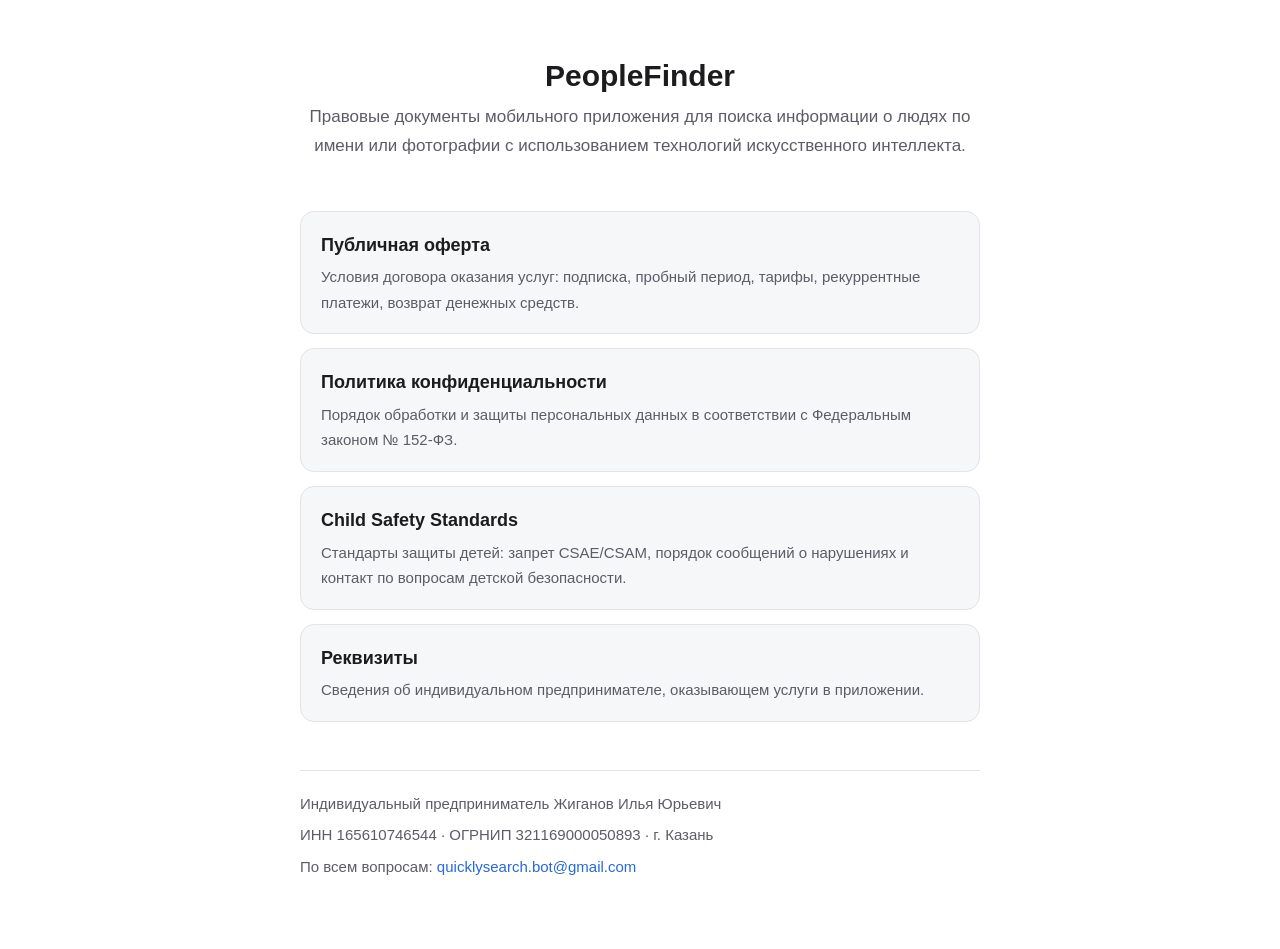
<file: index.html>
<!DOCTYPE html>
<html lang="ru">
<head>
  <meta charset="UTF-8">
  <meta name="robots" content="noindex, nofollow">
  <meta name="googlebot" content="noindex, nofollow">
  <meta name="yandex" content="noindex, nofollow">
  <meta name="viewport" content="width=device-width, initial-scale=1">
  <title>PeopleFinder — правовые документы</title>
  <link rel="stylesheet" href="style.css">
</head>
<body>
<div class="wrap">

  <div class="landing-hero">
    <h1>PeopleFinder</h1>
    <p>Правовые документы мобильного приложения для поиска информации о людях по имени или фотографии с использованием технологий искусственного интеллекта.</p>
  </div>

  <ul class="doc-list">
    <li>
      <a class="doc-card" href="offer.html">
        <p class="doc-card-title">Публичная оферта</p>
        <p class="doc-card-desc">Условия договора оказания услуг: подписка, пробный период, тарифы, рекуррентные платежи, возврат денежных средств.</p>
      </a>
    </li>
    <li>
      <a class="doc-card" href="privacy.html">
        <p class="doc-card-title">Политика конфиденциальности</p>
        <p class="doc-card-desc">Порядок обработки и защиты персональных данных в соответствии с Федеральным законом № 152-ФЗ.</p>
      </a>
    </li>
    <li>
      <a class="doc-card" href="child-safety.html">
        <p class="doc-card-title">Child Safety Standards</p>
        <p class="doc-card-desc">Стандарты защиты детей: запрет CSAE/CSAM, порядок сообщений о нарушениях и контакт по вопросам детской безопасности.</p>
      </a>
    </li>
    <li>
      <a class="doc-card" href="requisites.html">
        <p class="doc-card-title">Реквизиты</p>
        <p class="doc-card-desc">Сведения об индивидуальном предпринимателе, оказывающем услуги в приложении.</p>
      </a>
    </li>
  </ul>

  <footer class="doc-footer">
    <p>Индивидуальный предприниматель Жиганов Илья Юрьевич</p>
    <p>ИНН 165610746544 · ОГРНИП 321169000050893 · г. Казань</p>
    <p>По всем вопросам: <a href="mailto:quicklysearch.bot@gmail.com">quicklysearch.bot@gmail.com</a></p>
  </footer>

</div>
</body>
</html>
</file>
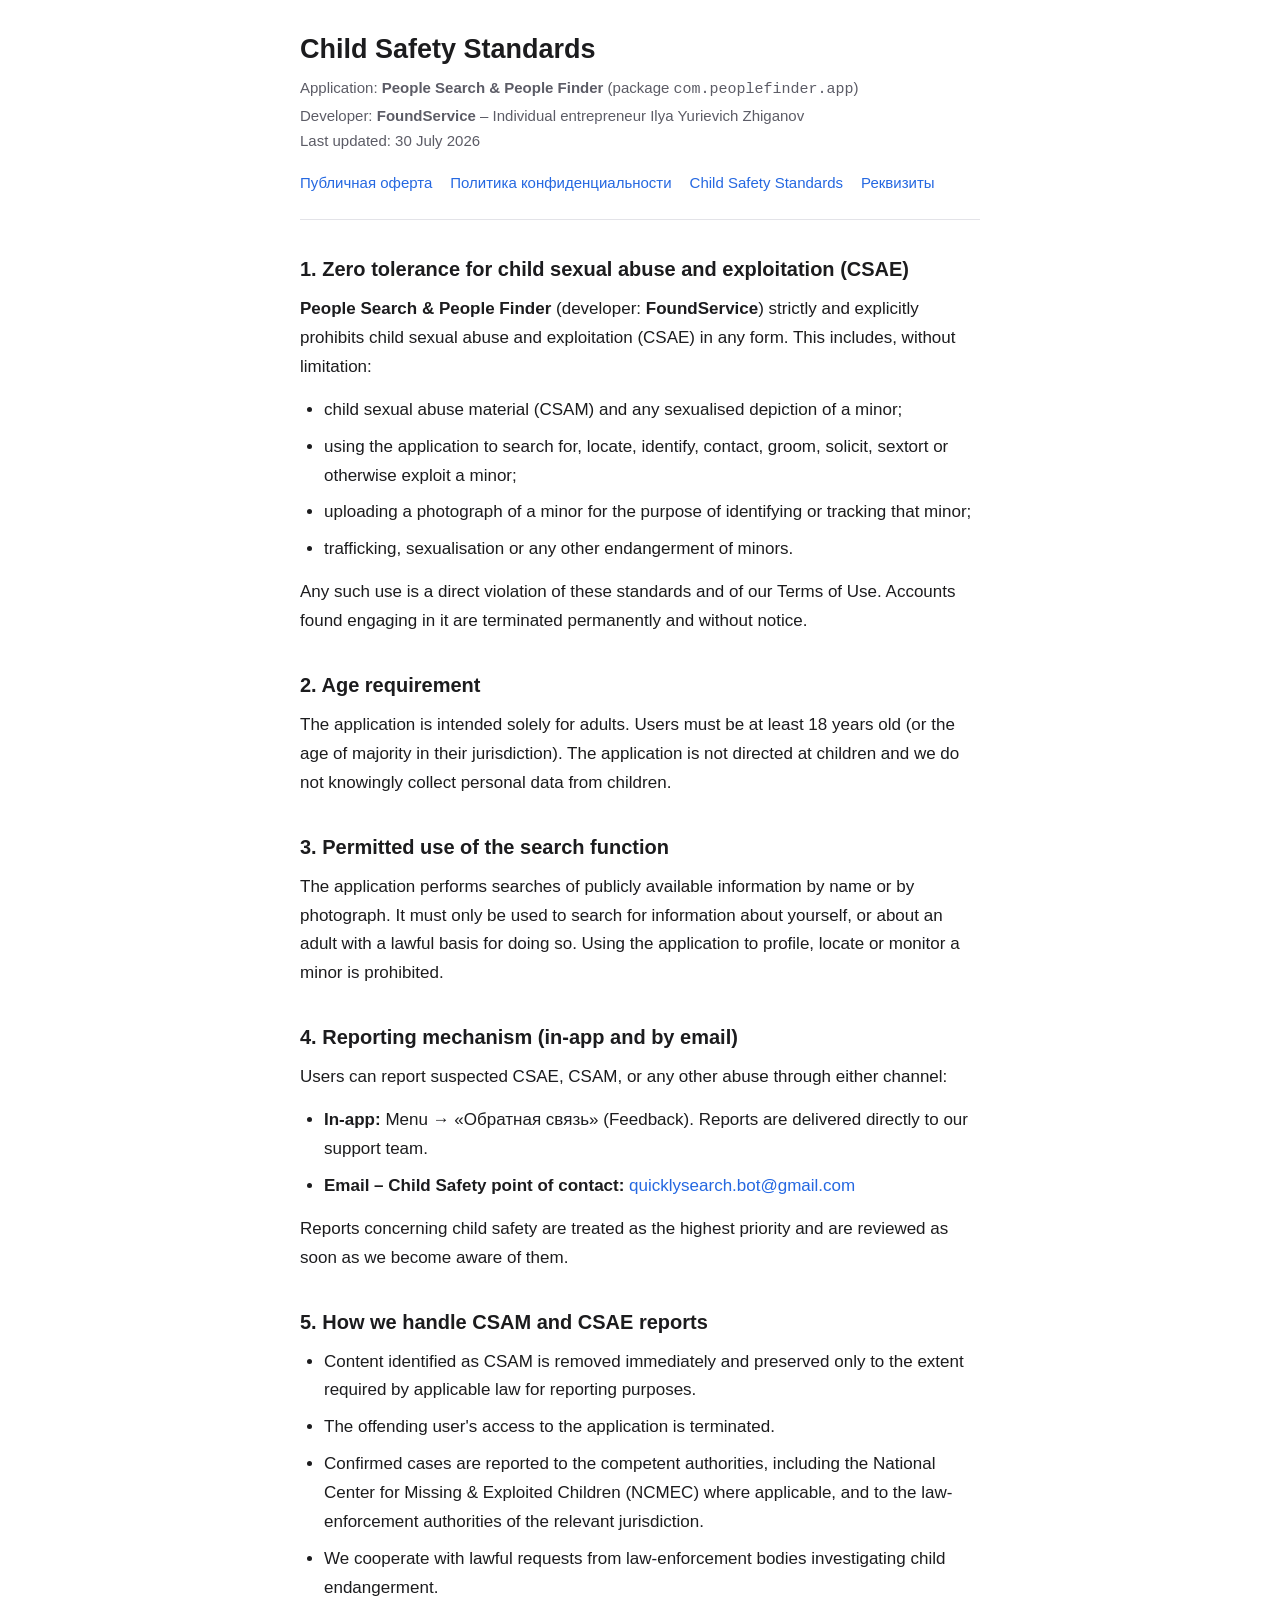
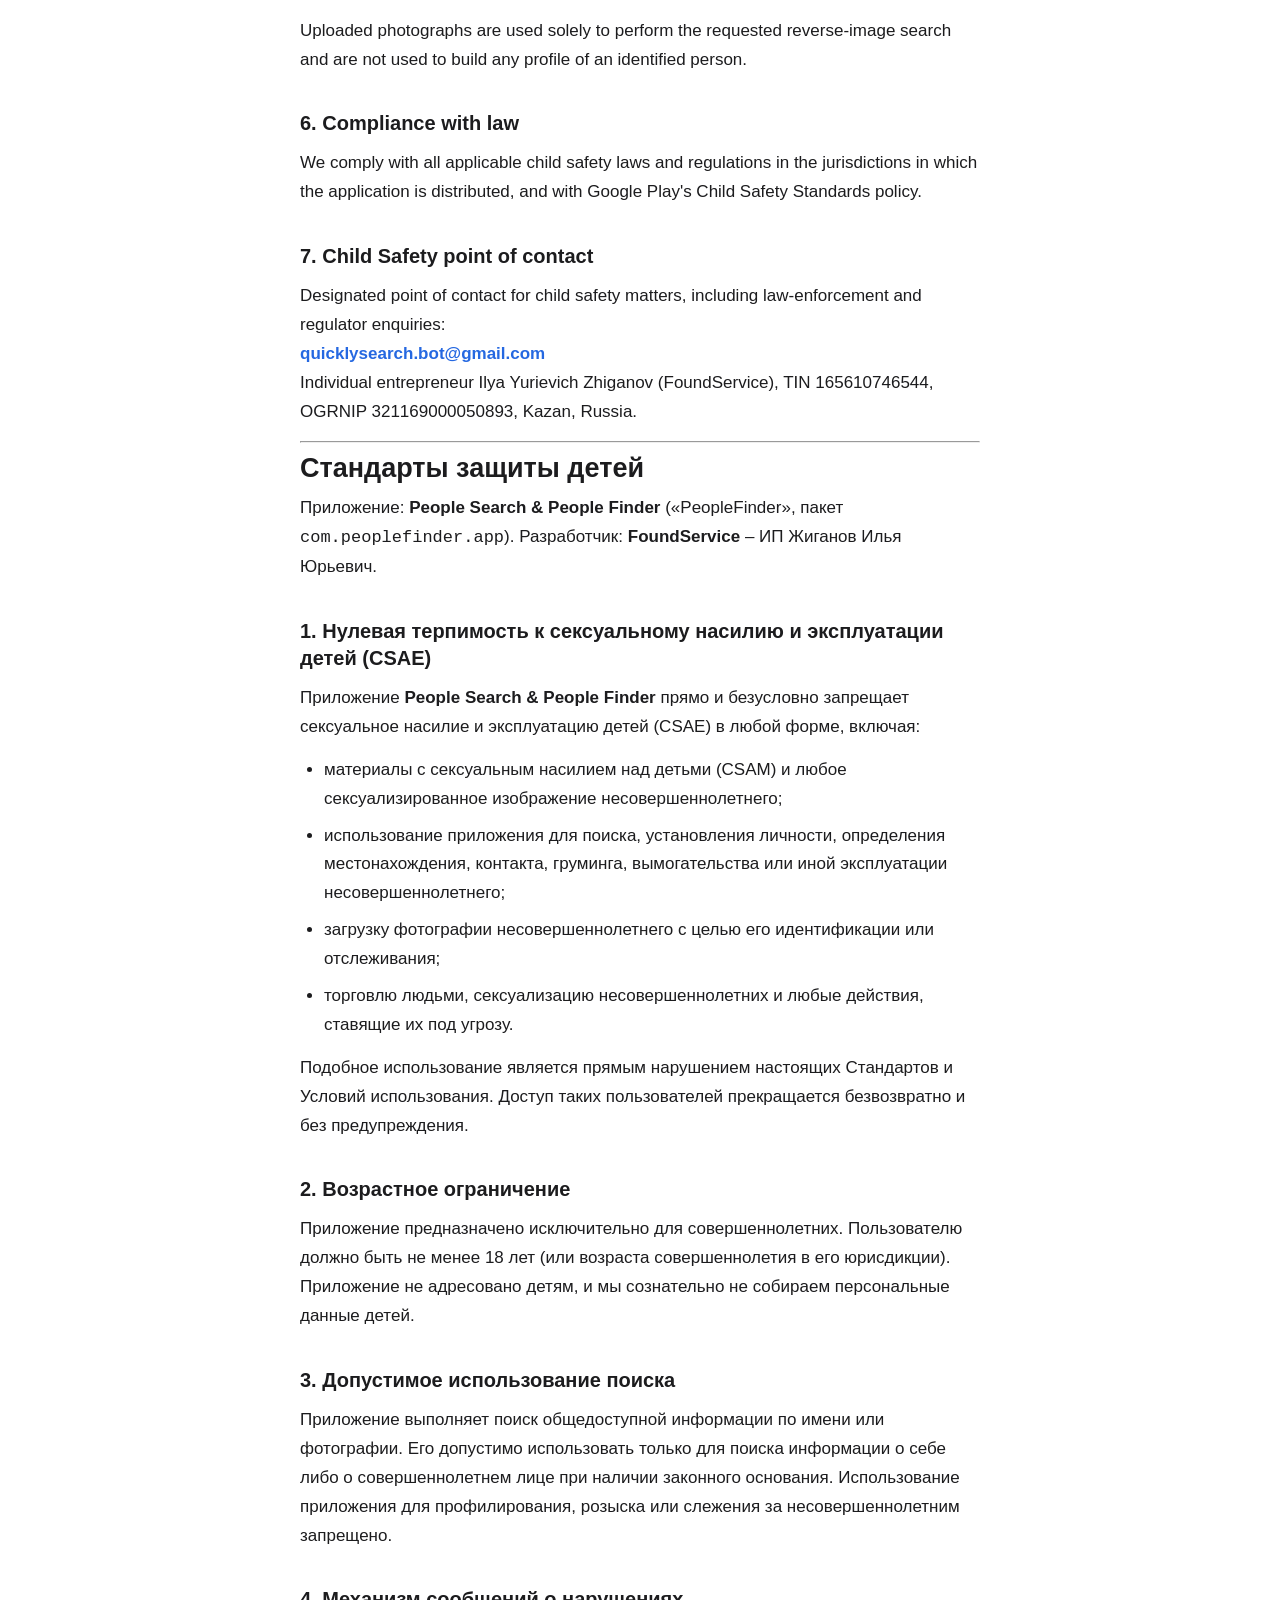
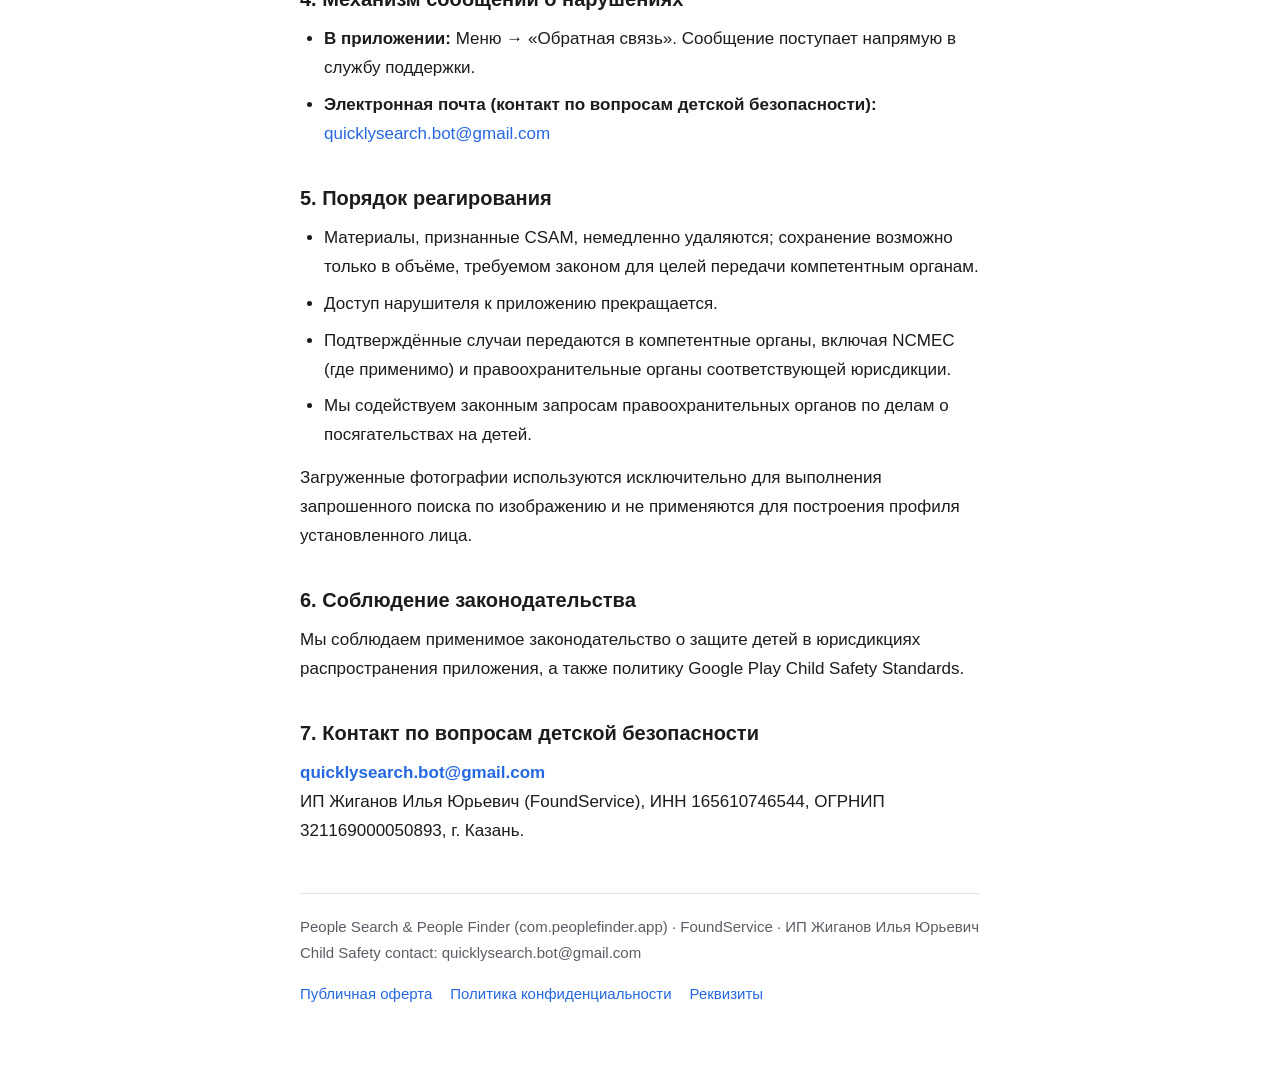
<file: child-safety.html>
<!DOCTYPE html>
<html lang="en">
<head>
  <meta charset="UTF-8">
  <meta name="robots" content="noindex, nofollow">
  <meta name="googlebot" content="noindex, nofollow">
  <meta name="yandex" content="noindex, nofollow">
  <meta name="viewport" content="width=device-width, initial-scale=1">
  <title>Child Safety Standards – People Search &amp; People Finder (PeopleFinder)</title>
  <link rel="stylesheet" href="style.css">
</head>
<body>
<div class="wrap">

  <header class="doc-header">
    <h1>Child Safety Standards</h1>
    <p class="updated">Application: <strong>People Search &amp; People Finder</strong> (package <code>com.peoplefinder.app</code>)<br>
    Developer: <strong>FoundService</strong> – Individual entrepreneur Ilya Yurievich Zhiganov<br>
    Last updated: 30 July 2026</p>
    <nav class="doc-nav">
      <a href="offer.html">Публичная оферта</a>
      <a href="privacy.html">Политика конфиденциальности</a>
      <a href="child-safety.html">Child Safety Standards</a>
      <a href="requisites.html">Реквизиты</a>
    </nav>
  </header>

  <h2>1. Zero tolerance for child sexual abuse and exploitation (CSAE)</h2>
  <p><strong>People Search &amp; People Finder</strong> (developer: <strong>FoundService</strong>) strictly and explicitly prohibits child sexual abuse and exploitation (CSAE) in any form. This includes, without limitation:</p>
  <ul>
    <li>child sexual abuse material (CSAM) and any sexualised depiction of a minor;</li>
    <li>using the application to search for, locate, identify, contact, groom, solicit, sextort or otherwise exploit a minor;</li>
    <li>uploading a photograph of a minor for the purpose of identifying or tracking that minor;</li>
    <li>trafficking, sexualisation or any other endangerment of minors.</li>
  </ul>
  <p>Any such use is a direct violation of these standards and of our Terms of Use. Accounts found engaging in it are terminated permanently and without notice.</p>

  <h2>2. Age requirement</h2>
  <p>The application is intended solely for adults. Users must be at least 18 years old (or the age of majority in their jurisdiction). The application is not directed at children and we do not knowingly collect personal data from children.</p>

  <h2>3. Permitted use of the search function</h2>
  <p>The application performs searches of publicly available information by name or by photograph. It must only be used to search for information about yourself, or about an adult with a lawful basis for doing so. Using the application to profile, locate or monitor a minor is prohibited.</p>

  <h2>4. Reporting mechanism (in-app and by email)</h2>
  <p>Users can report suspected CSAE, CSAM, or any other abuse through either channel:</p>
  <ul>
    <li><strong>In-app:</strong> Menu → «Обратная связь» (Feedback). Reports are delivered directly to our support team.</li>
    <li><strong>Email – Child Safety point of contact:</strong> <a href="mailto:quicklysearch.bot@gmail.com">quicklysearch.bot@gmail.com</a></li>
  </ul>
  <p>Reports concerning child safety are treated as the highest priority and are reviewed as soon as we become aware of them.</p>

  <h2>5. How we handle CSAM and CSAE reports</h2>
  <ul>
    <li>Content identified as CSAM is removed immediately and preserved only to the extent required by applicable law for reporting purposes.</li>
    <li>The offending user's access to the application is terminated.</li>
    <li>Confirmed cases are reported to the competent authorities, including the National Center for Missing &amp; Exploited Children (NCMEC) where applicable, and to the law-enforcement authorities of the relevant jurisdiction.</li>
    <li>We cooperate with lawful requests from law-enforcement bodies investigating child endangerment.</li>
  </ul>
  <p>Uploaded photographs are used solely to perform the requested reverse-image search and are not used to build any profile of an identified person.</p>

  <h2>6. Compliance with law</h2>
  <p>We comply with all applicable child safety laws and regulations in the jurisdictions in which the application is distributed, and with Google Play's Child Safety Standards policy.</p>

  <h2>7. Child Safety point of contact</h2>
  <p>Designated point of contact for child safety matters, including law-enforcement and regulator enquiries:<br>
  <strong><a href="mailto:quicklysearch.bot@gmail.com">quicklysearch.bot@gmail.com</a></strong><br>
  Individual entrepreneur Ilya Yurievich Zhiganov (FoundService), TIN 165610746544, OGRNIP 321169000050893, Kazan, Russia.</p>

  <hr>

  <h1>Стандарты защиты детей</h1>
  <p>Приложение: <strong>People Search &amp; People Finder</strong> («PeopleFinder», пакет <code>com.peoplefinder.app</code>). Разработчик: <strong>FoundService</strong> – ИП Жиганов Илья Юрьевич.</p>

  <h2>1. Нулевая терпимость к сексуальному насилию и эксплуатации детей (CSAE)</h2>
  <p>Приложение <strong>People Search &amp; People Finder</strong> прямо и безусловно запрещает сексуальное насилие и эксплуатацию детей (CSAE) в любой форме, включая:</p>
  <ul>
    <li>материалы с сексуальным насилием над детьми (CSAM) и любое сексуализированное изображение несовершеннолетнего;</li>
    <li>использование приложения для поиска, установления личности, определения местонахождения, контакта, груминга, вымогательства или иной эксплуатации несовершеннолетнего;</li>
    <li>загрузку фотографии несовершеннолетнего с целью его идентификации или отслеживания;</li>
    <li>торговлю людьми, сексуализацию несовершеннолетних и любые действия, ставящие их под угрозу.</li>
  </ul>
  <p>Подобное использование является прямым нарушением настоящих Стандартов и Условий использования. Доступ таких пользователей прекращается безвозвратно и без предупреждения.</p>

  <h2>2. Возрастное ограничение</h2>
  <p>Приложение предназначено исключительно для совершеннолетних. Пользователю должно быть не менее 18 лет (или возраста совершеннолетия в его юрисдикции). Приложение не адресовано детям, и мы сознательно не собираем персональные данные детей.</p>

  <h2>3. Допустимое использование поиска</h2>
  <p>Приложение выполняет поиск общедоступной информации по имени или фотографии. Его допустимо использовать только для поиска информации о себе либо о совершеннолетнем лице при наличии законного основания. Использование приложения для профилирования, розыска или слежения за несовершеннолетним запрещено.</p>

  <h2>4. Механизм сообщений о нарушениях</h2>
  <ul>
    <li><strong>В приложении:</strong> Меню → «Обратная связь». Сообщение поступает напрямую в службу поддержки.</li>
    <li><strong>Электронная почта (контакт по вопросам детской безопасности):</strong> <a href="mailto:quicklysearch.bot@gmail.com">quicklysearch.bot@gmail.com</a></li>
  </ul>

  <h2>5. Порядок реагирования</h2>
  <ul>
    <li>Материалы, признанные CSAM, немедленно удаляются; сохранение возможно только в объёме, требуемом законом для целей передачи компетентным органам.</li>
    <li>Доступ нарушителя к приложению прекращается.</li>
    <li>Подтверждённые случаи передаются в компетентные органы, включая NCMEC (где применимо) и правоохранительные органы соответствующей юрисдикции.</li>
    <li>Мы содействуем законным запросам правоохранительных органов по делам о посягательствах на детей.</li>
  </ul>
  <p>Загруженные фотографии используются исключительно для выполнения запрошенного поиска по изображению и не применяются для построения профиля установленного лица.</p>

  <h2>6. Соблюдение законодательства</h2>
  <p>Мы соблюдаем применимое законодательство о защите детей в юрисдикциях распространения приложения, а также политику Google Play Child Safety Standards.</p>

  <h2>7. Контакт по вопросам детской безопасности</h2>
  <p><strong><a href="mailto:quicklysearch.bot@gmail.com">quicklysearch.bot@gmail.com</a></strong><br>
  ИП Жиганов Илья Юрьевич (FoundService), ИНН 165610746544, ОГРНИП 321169000050893, г. Казань.</p>

  <footer class="doc-footer">
    <p>People Search &amp; People Finder (com.peoplefinder.app) · FoundService · ИП Жиганов Илья Юрьевич<br>
    Child Safety contact: quicklysearch.bot@gmail.com</p>
    <nav class="doc-nav">
      <a href="offer.html">Публичная оферта</a>
      <a href="privacy.html">Политика конфиденциальности</a>
      <a href="requisites.html">Реквизиты</a>
    </nav>
  </footer>

</div>
</body>
</html>
</file>
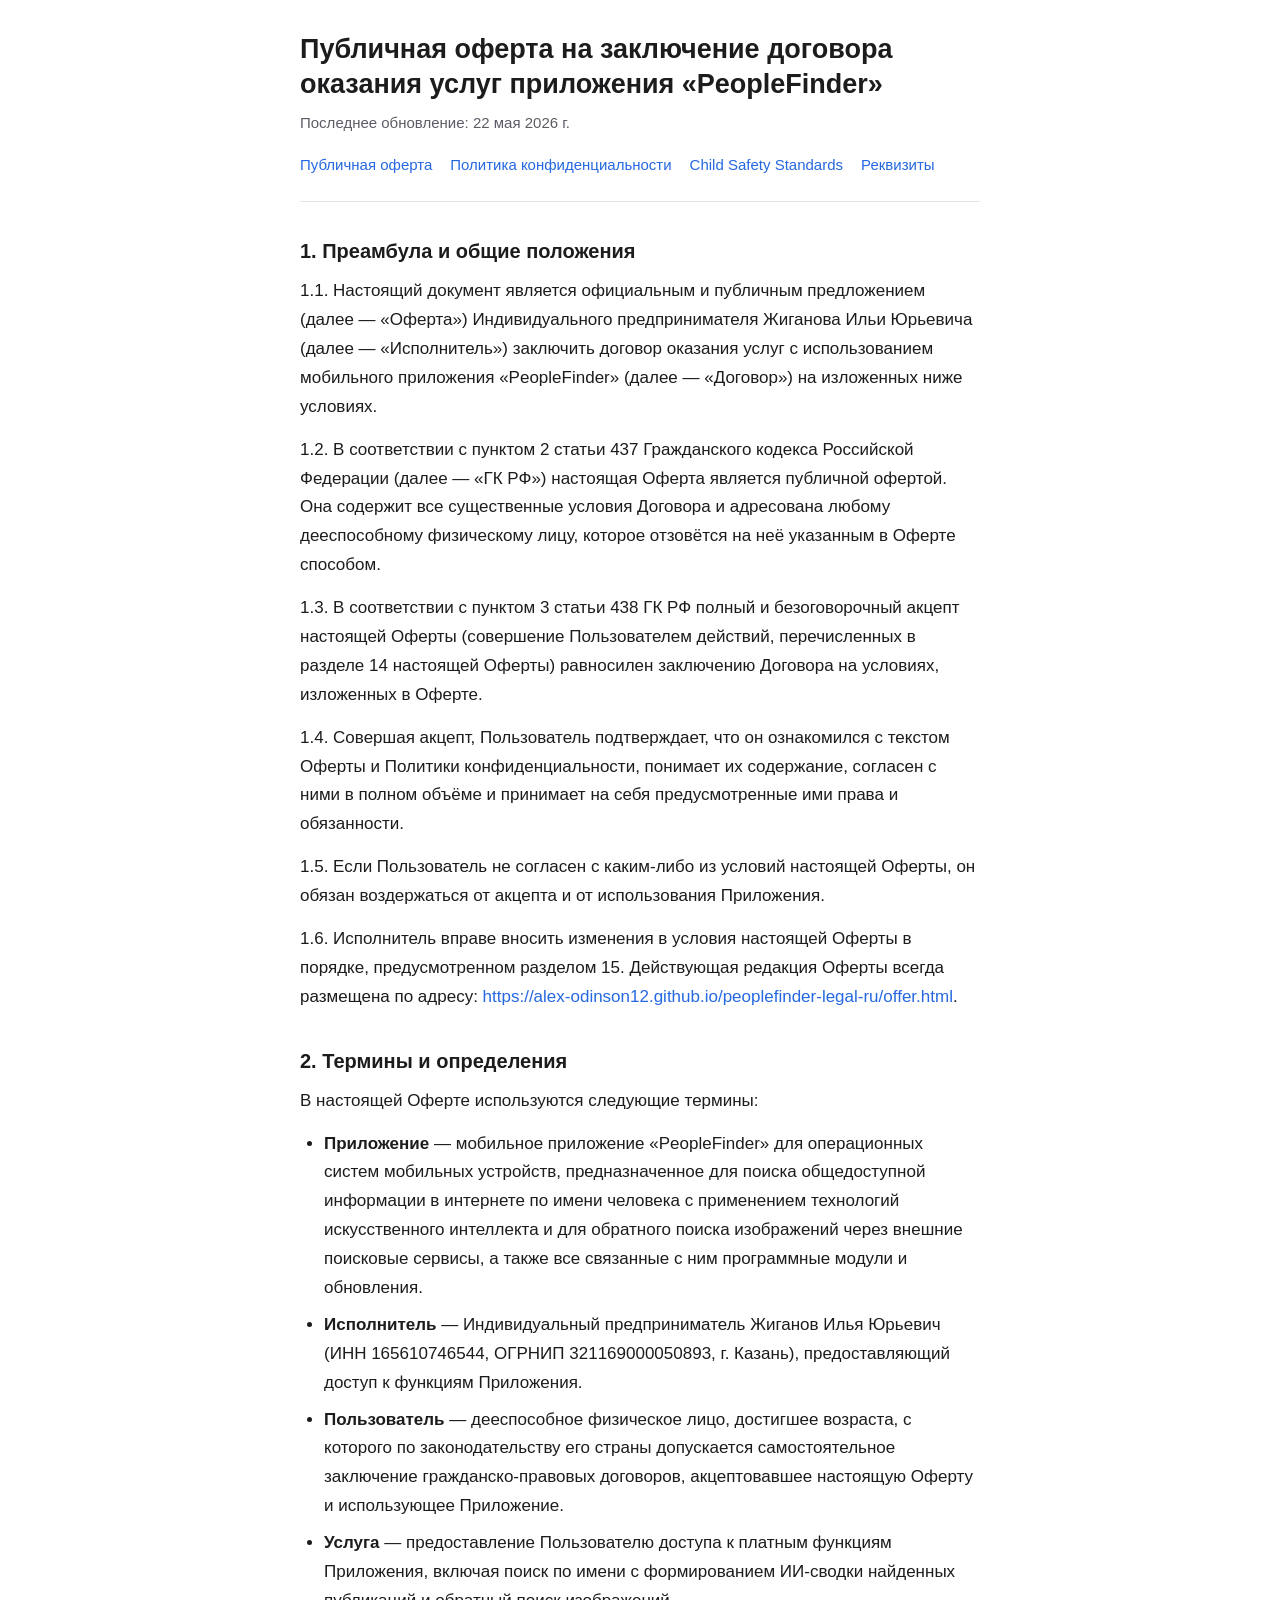
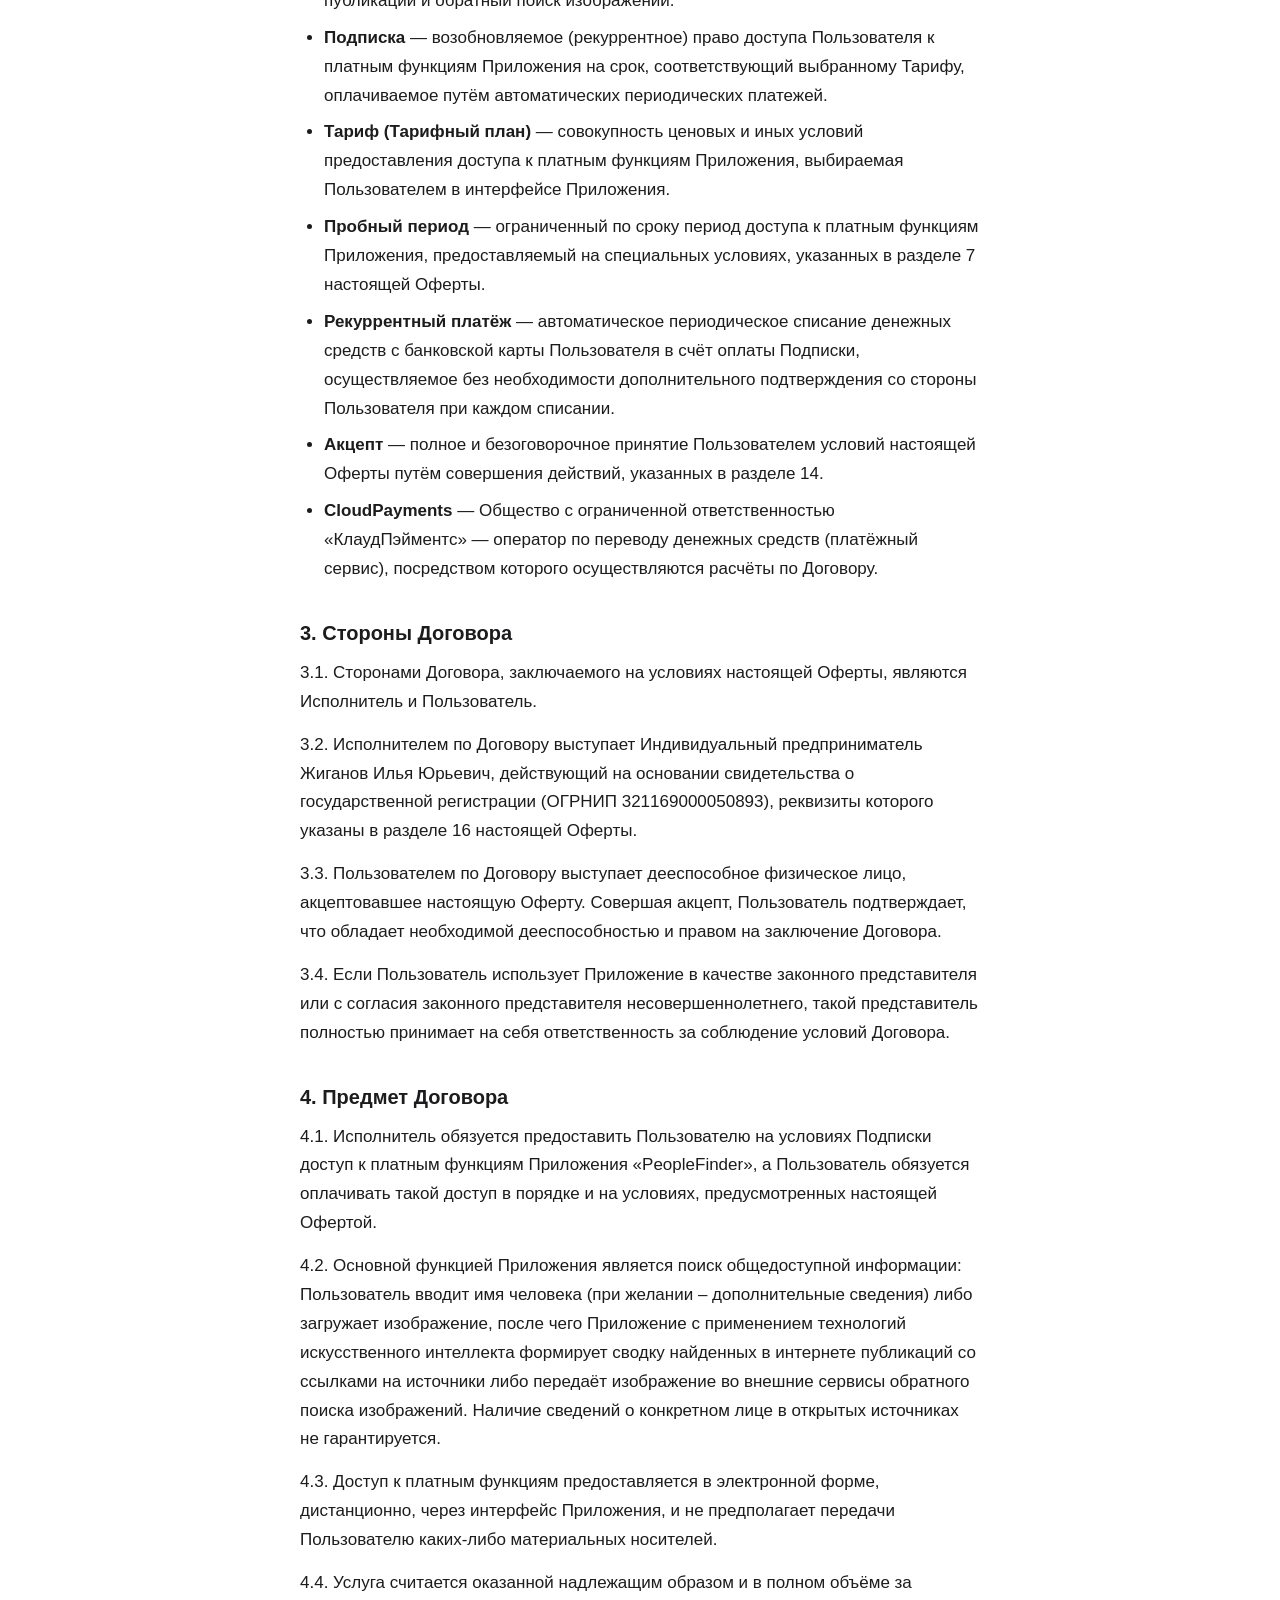
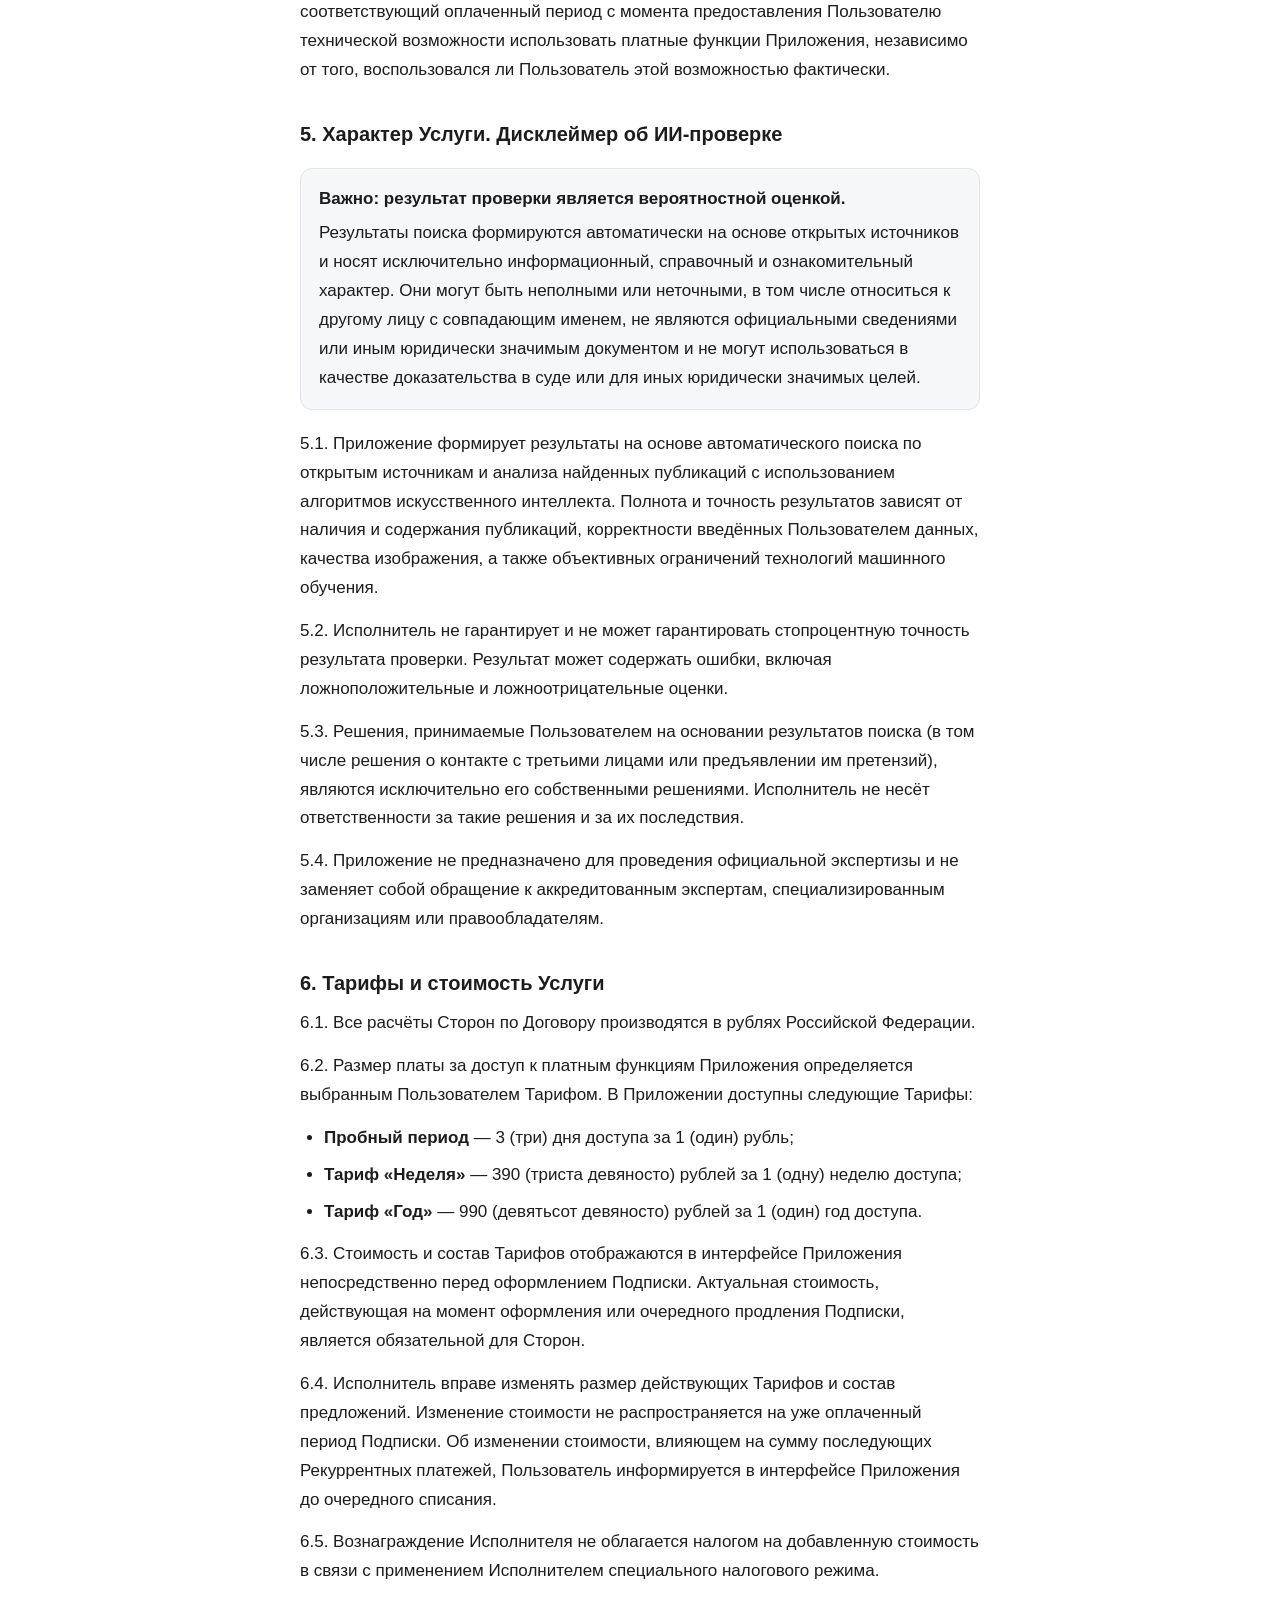
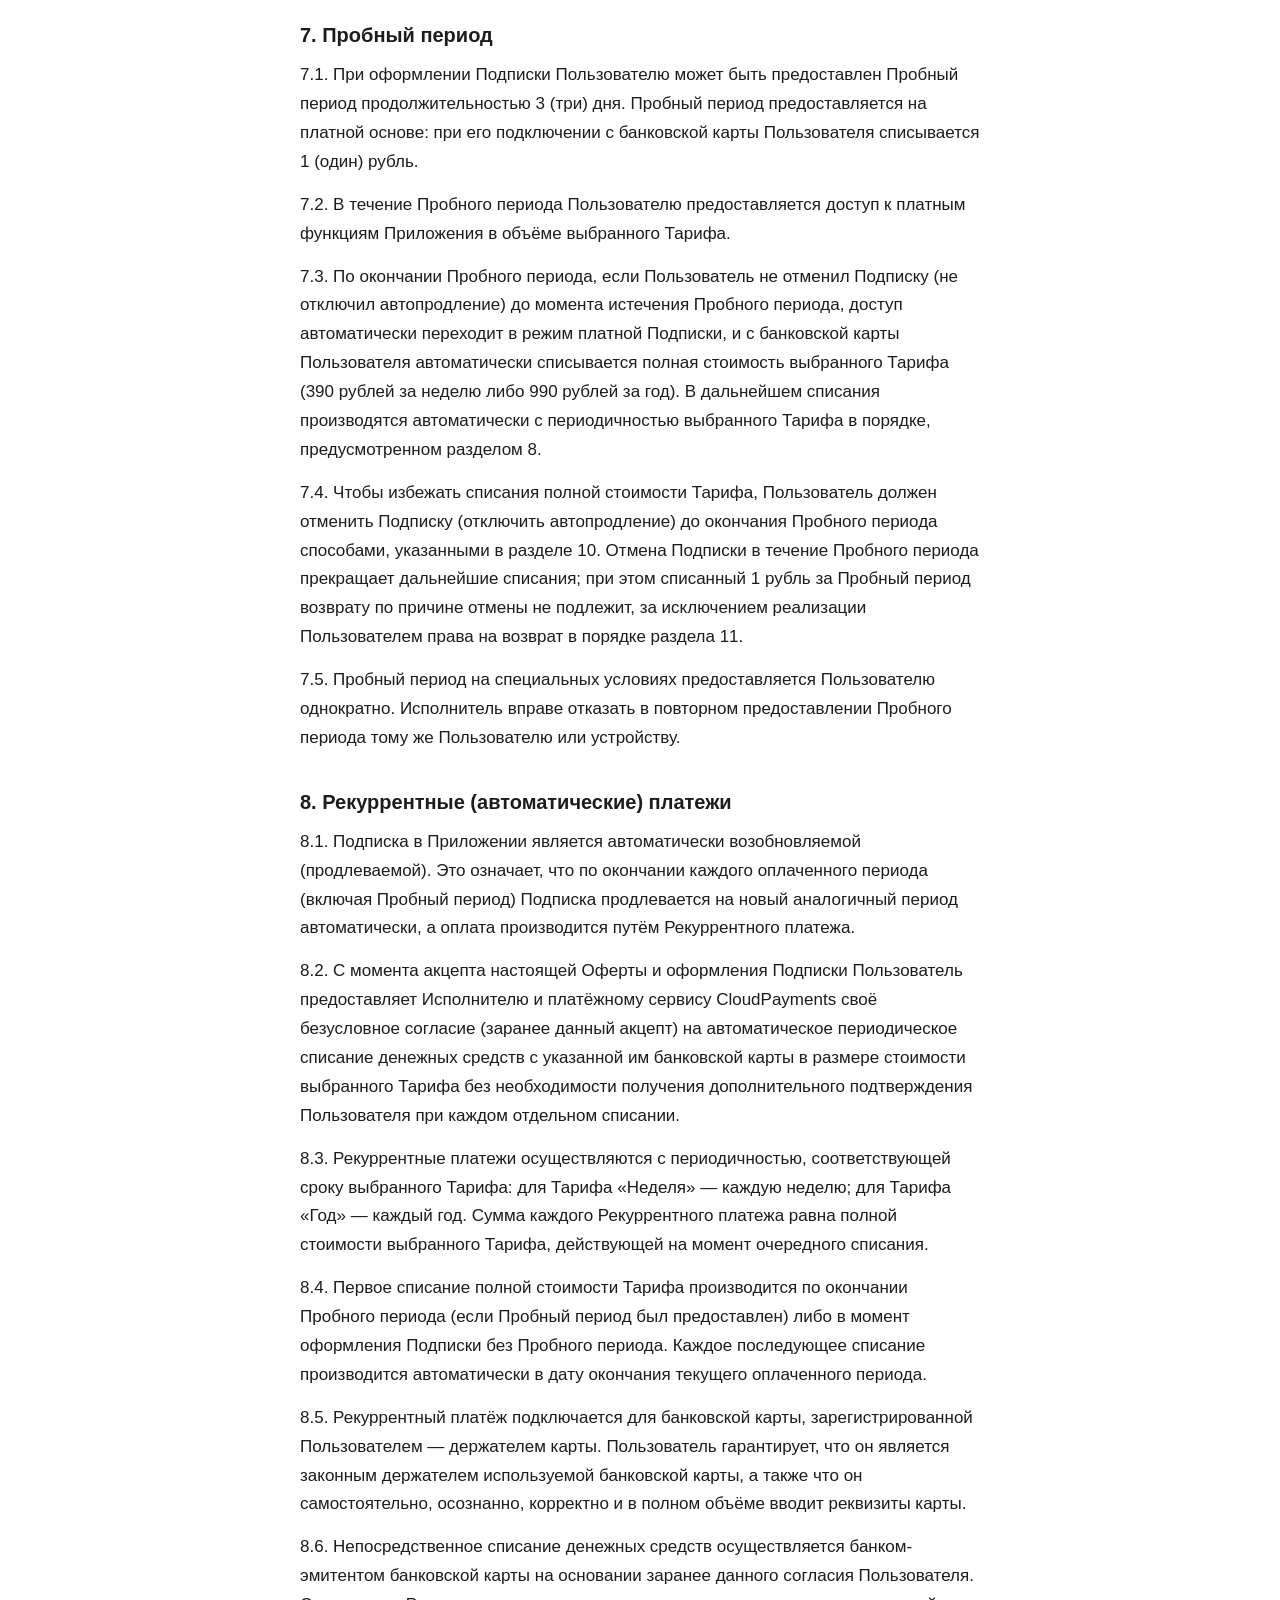
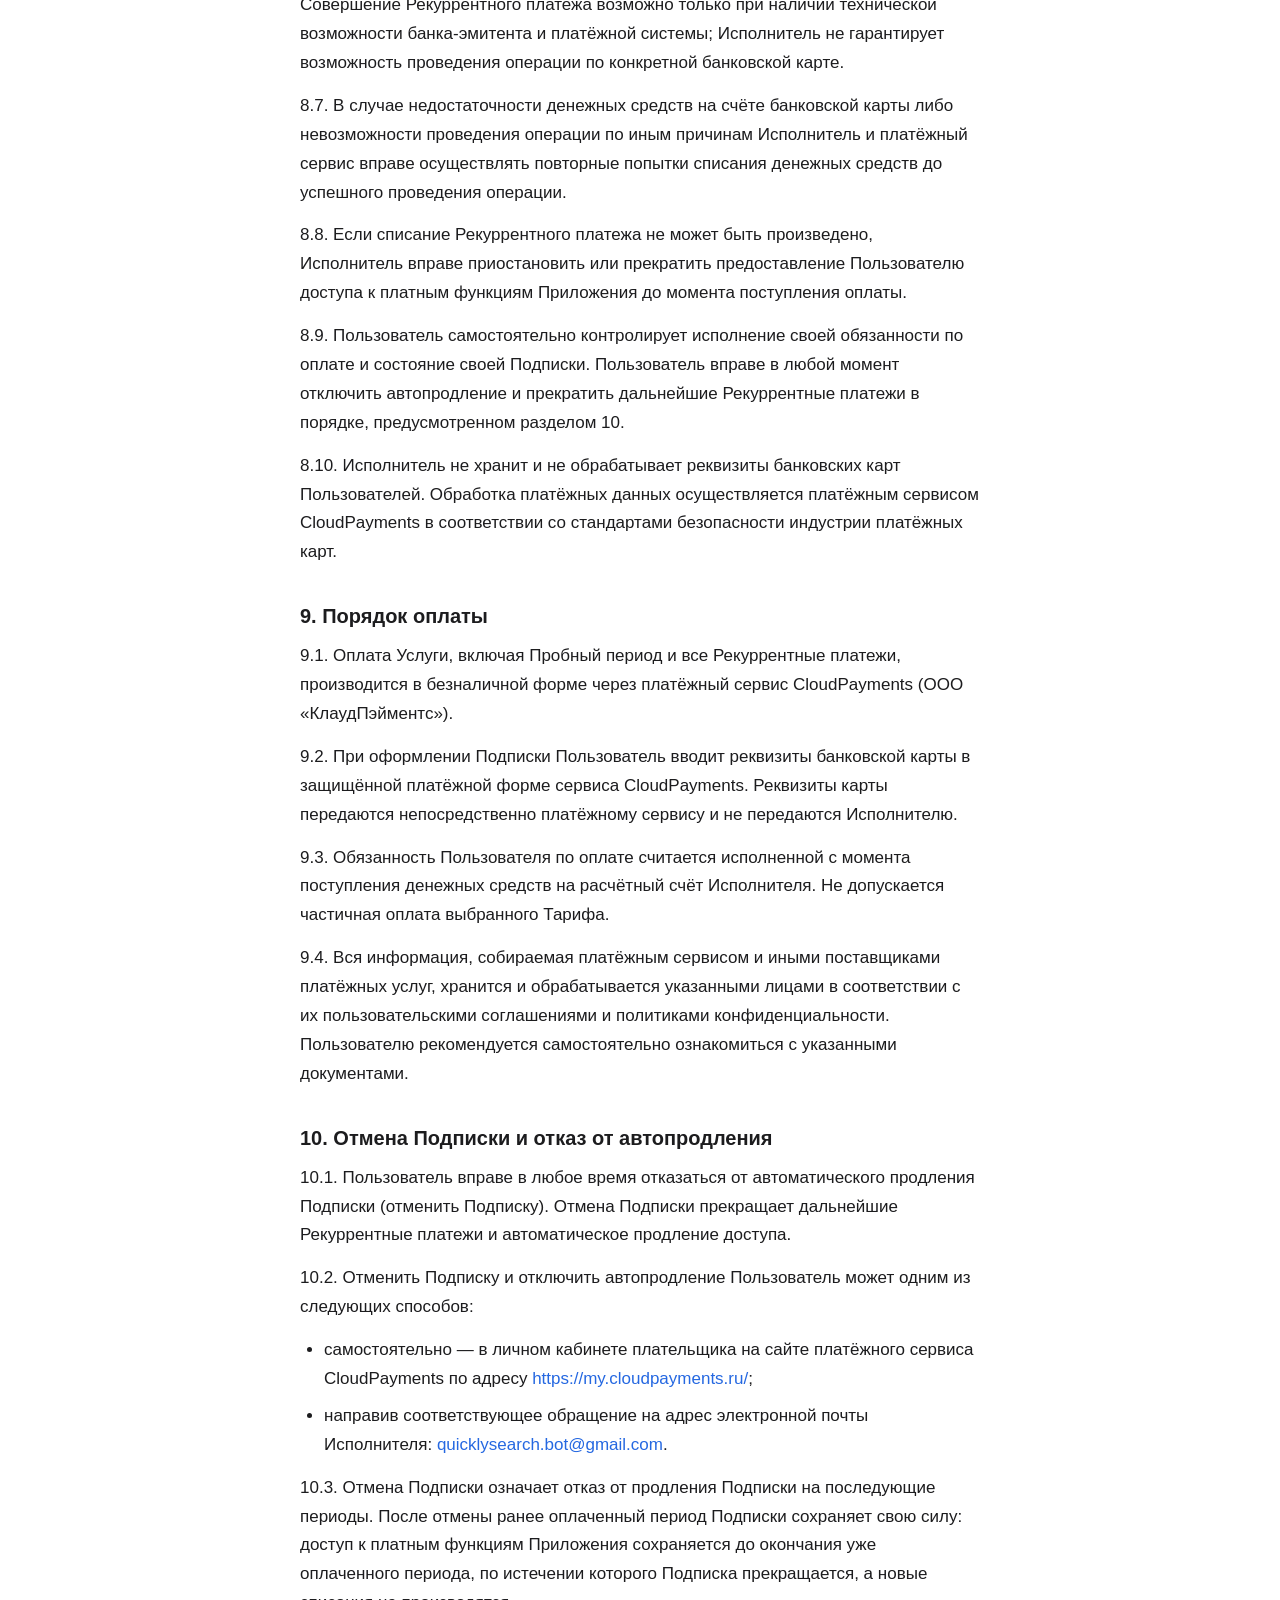
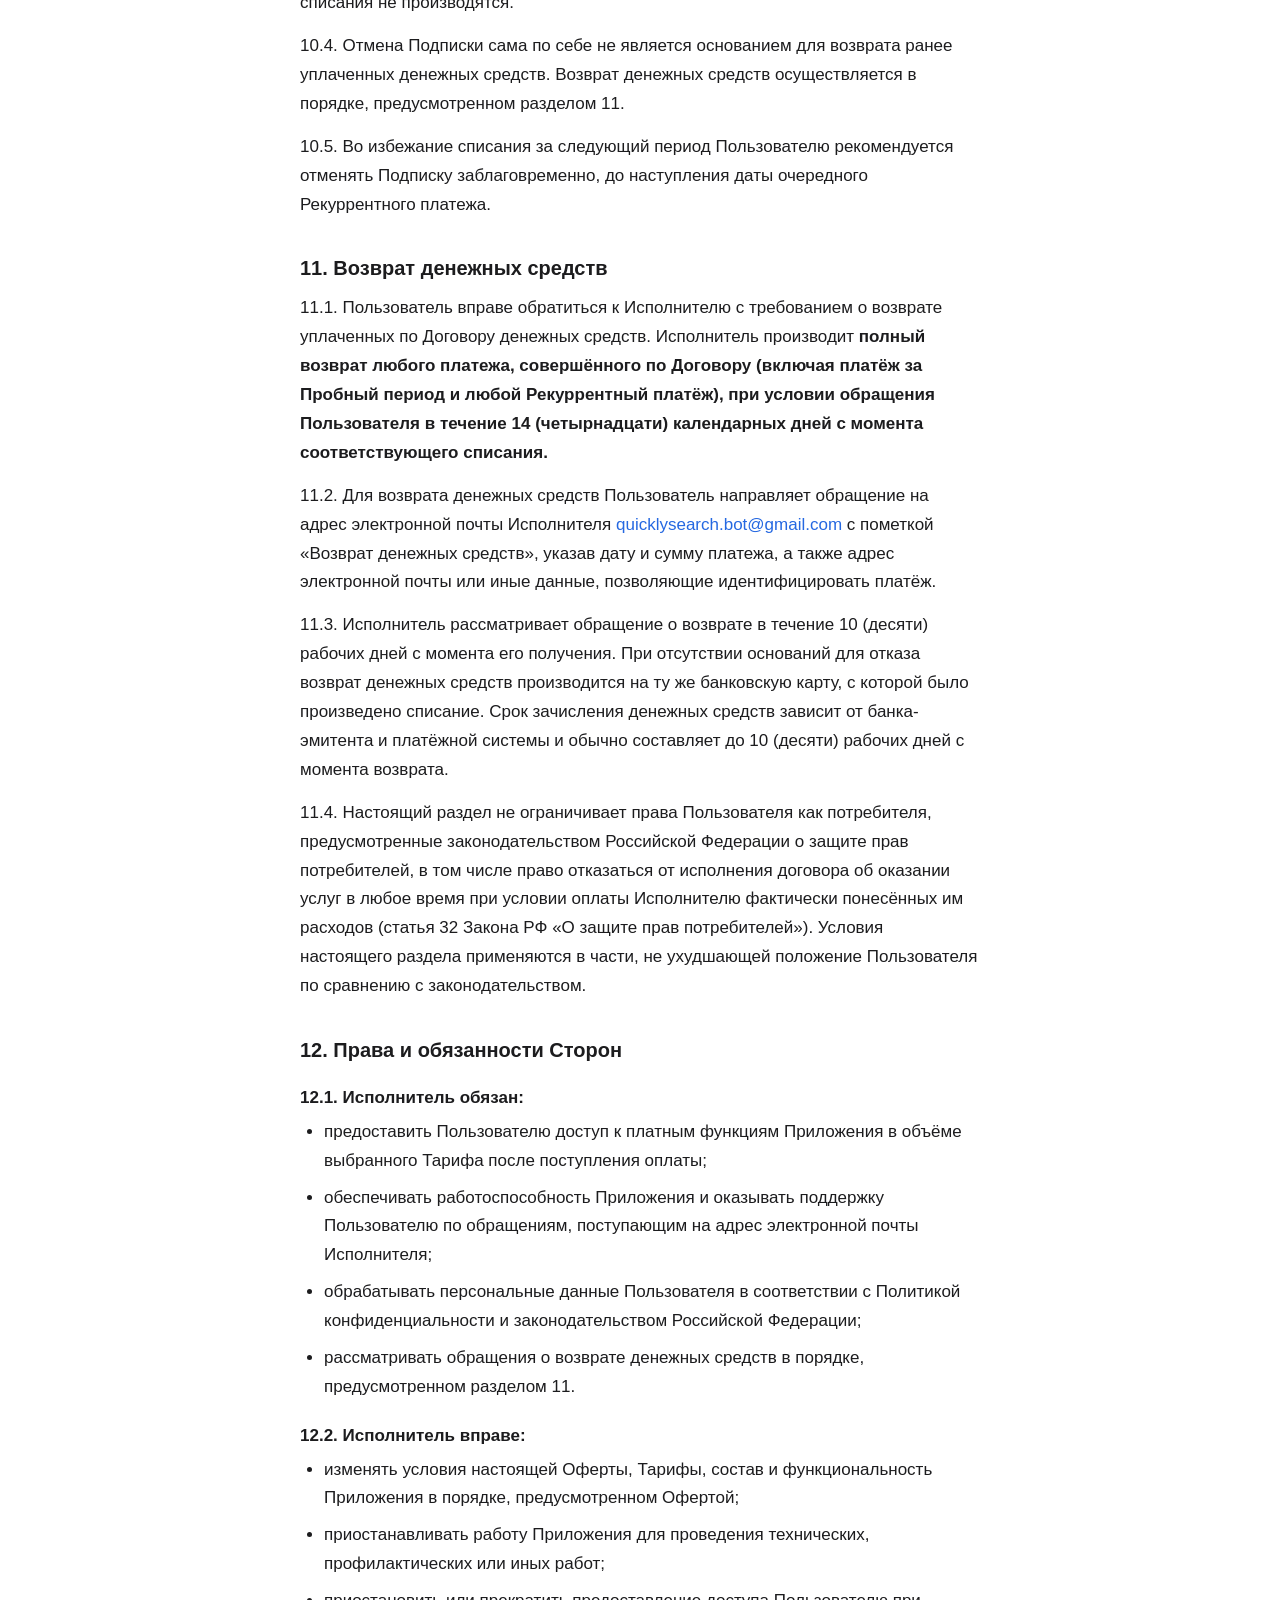
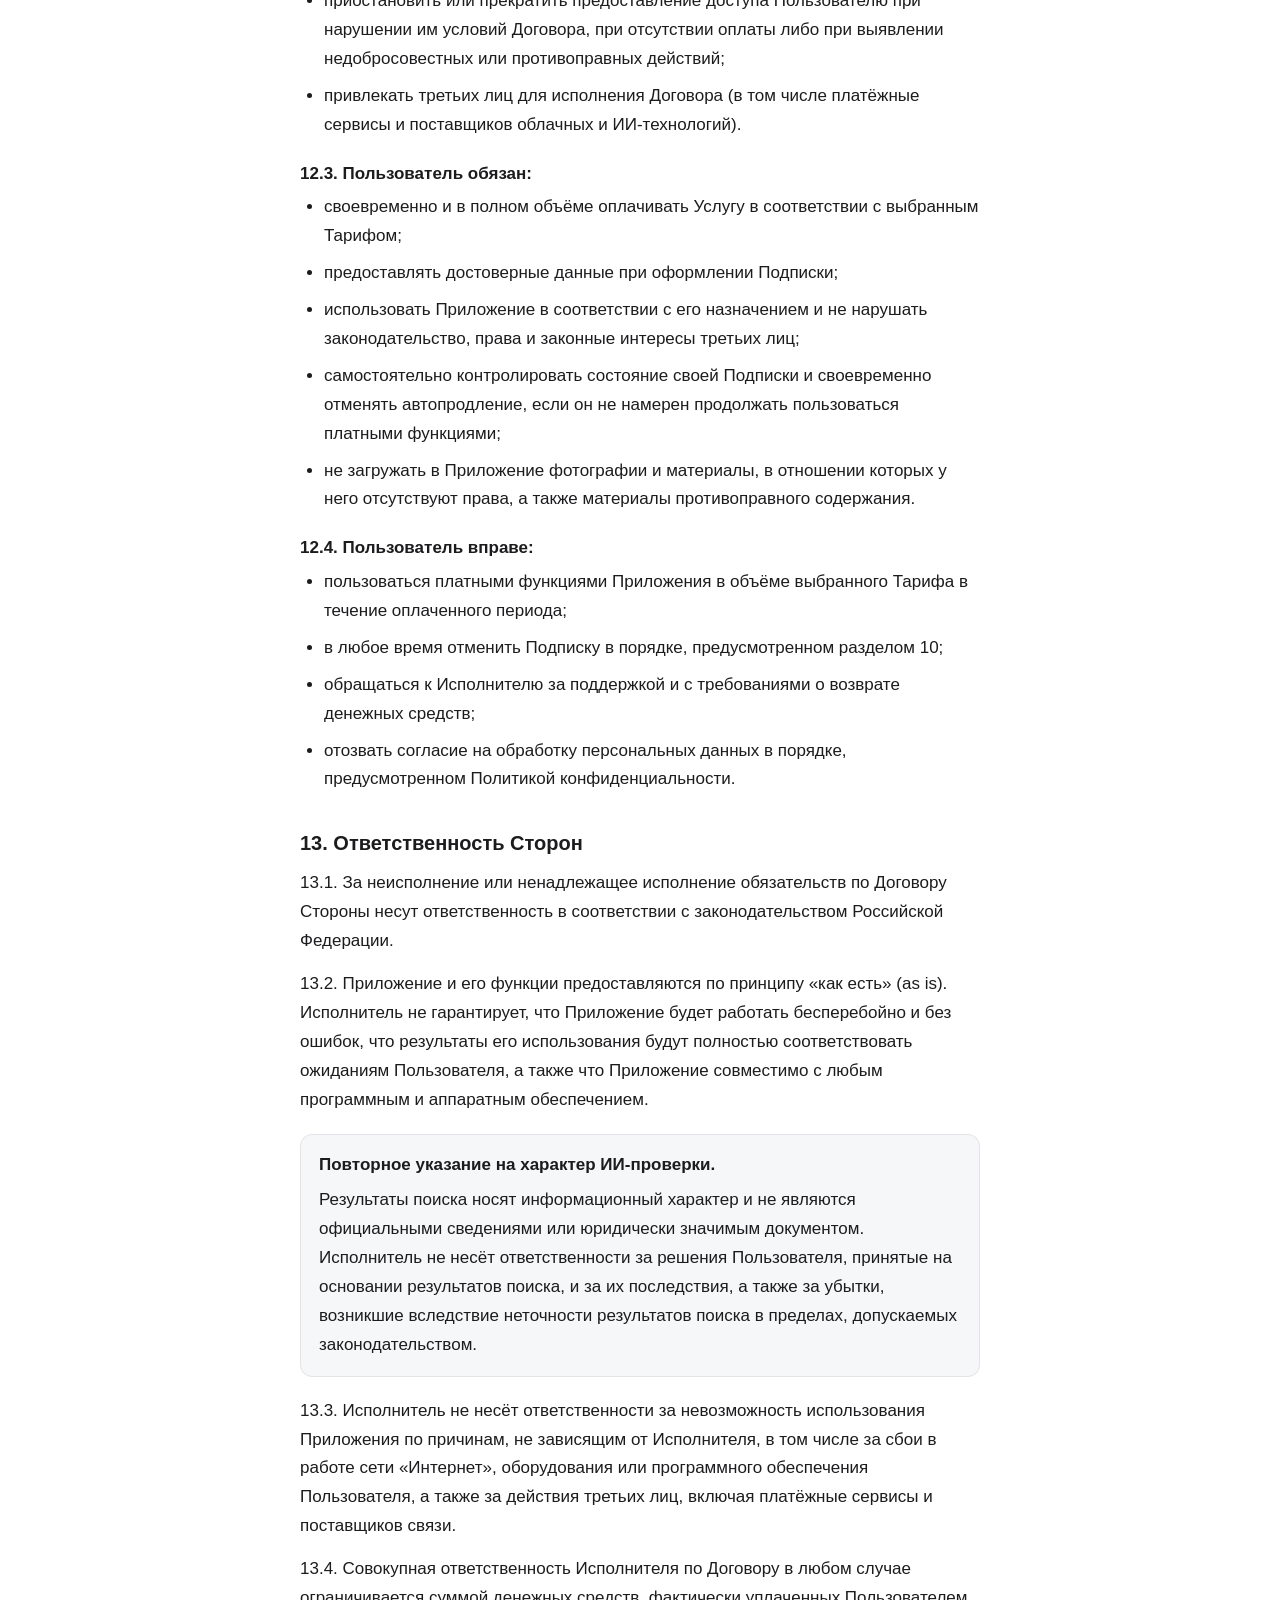
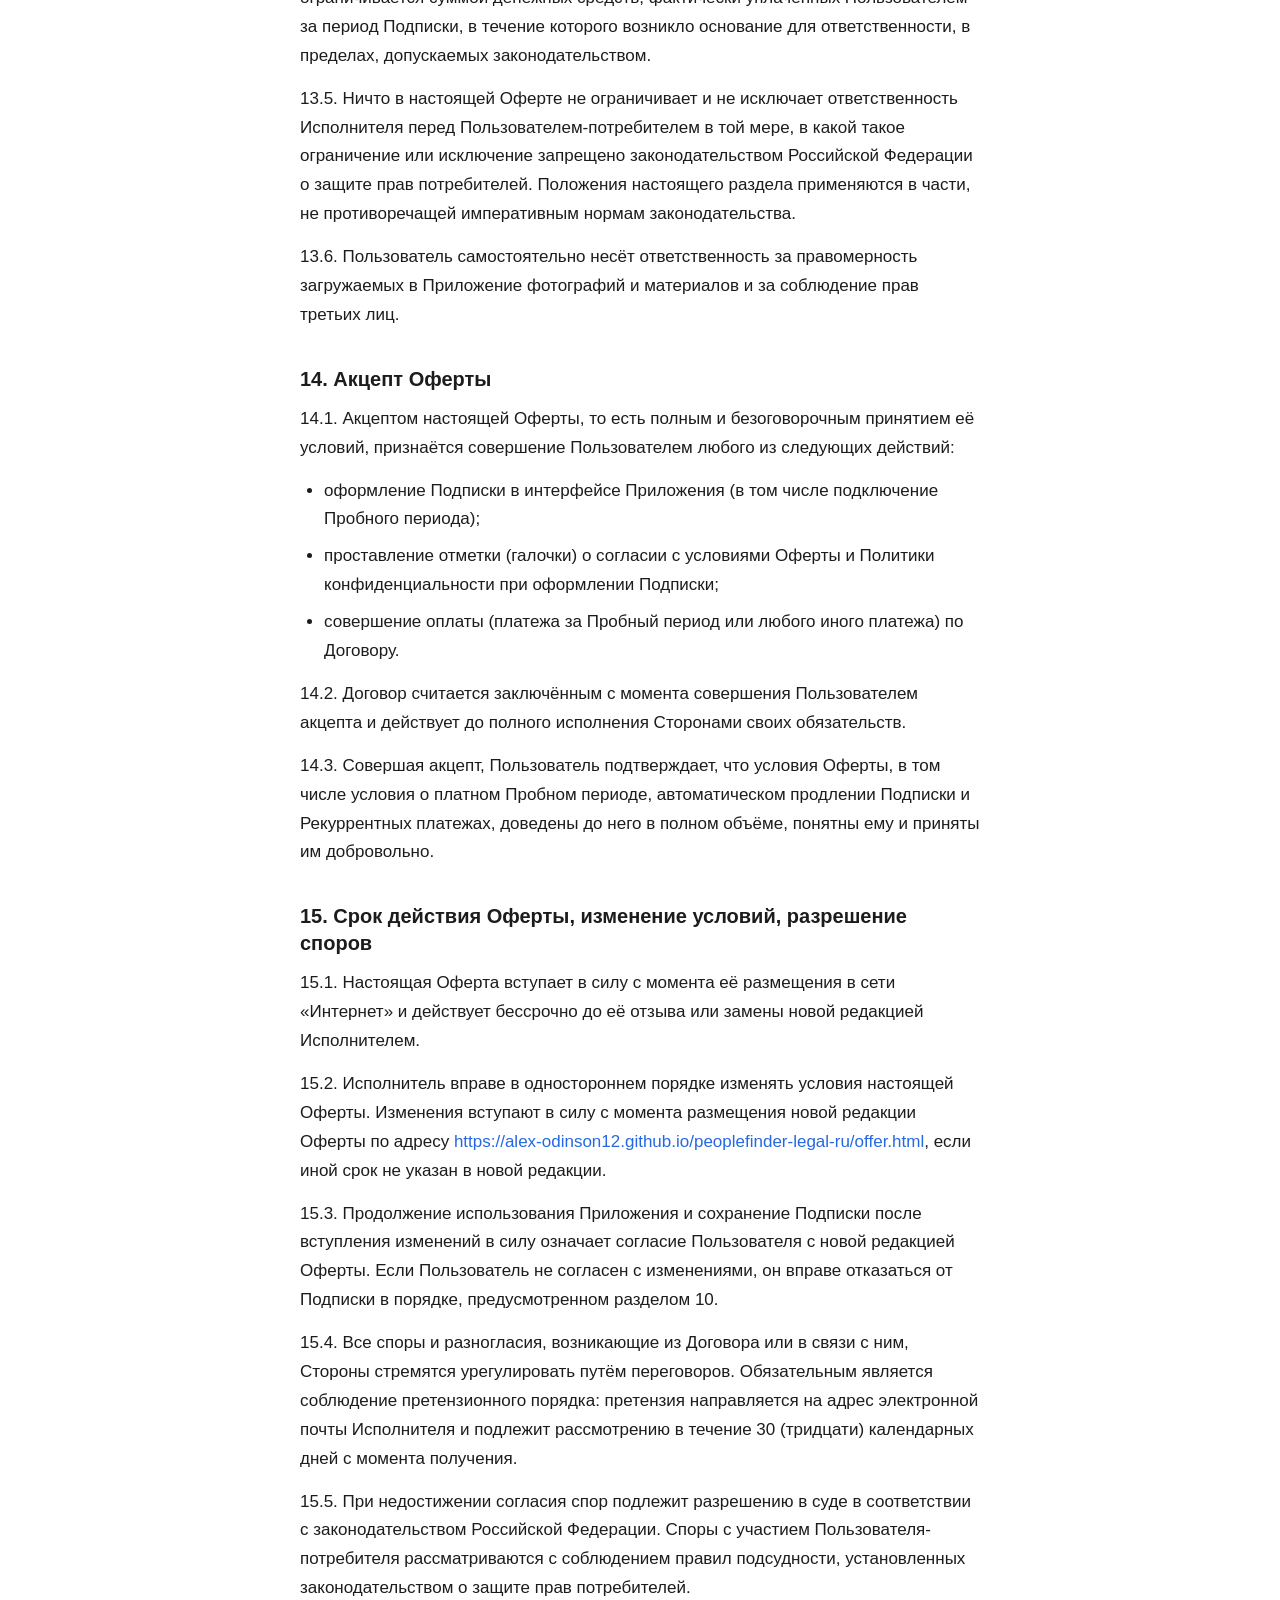
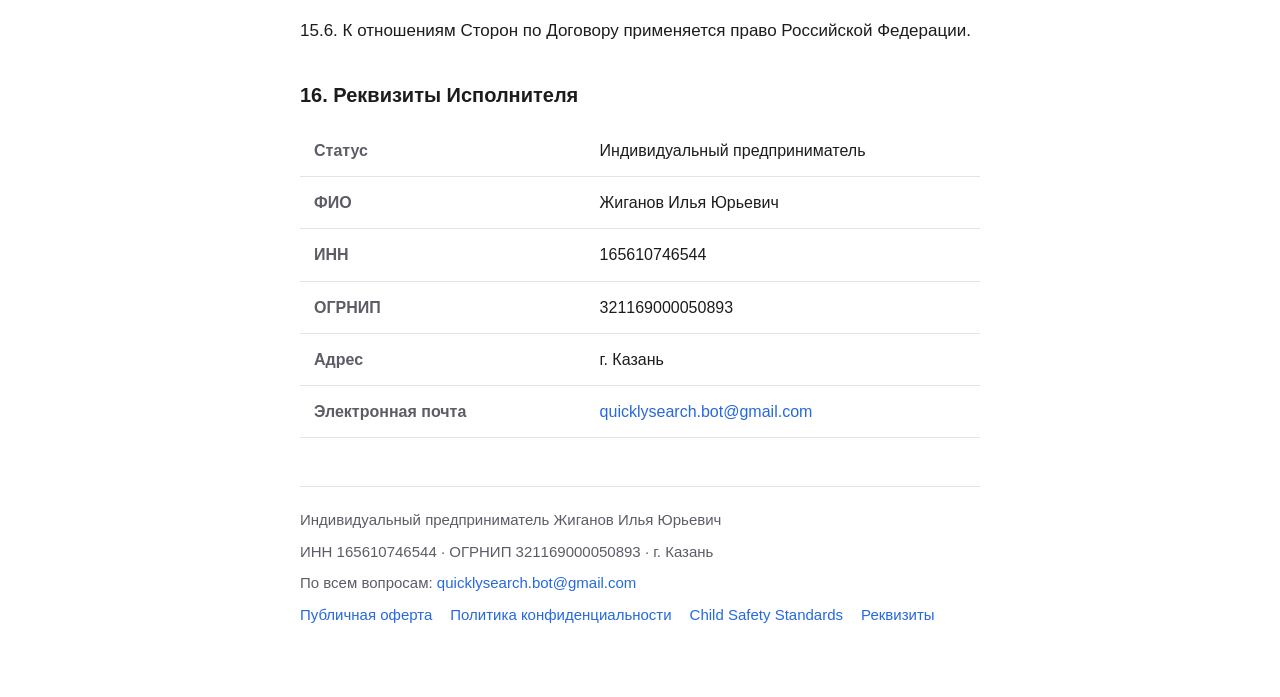
<file: offer.html>
<!DOCTYPE html>
<html lang="ru">
<head>
  <meta charset="UTF-8">
  <meta name="robots" content="noindex, nofollow">
  <meta name="googlebot" content="noindex, nofollow">
  <meta name="yandex" content="noindex, nofollow">
  <meta name="viewport" content="width=device-width, initial-scale=1">
  <title>Публичная оферта — PeopleFinder</title>
  <link rel="stylesheet" href="style.css">
</head>
<body>
<div class="wrap">

  <header class="doc-header">
    <h1>Публичная оферта на заключение договора оказания услуг приложения «PeopleFinder»</h1>
    <p class="updated">Последнее обновление: 22 мая 2026 г.</p>
    <nav class="doc-nav">
      <a href="offer.html">Публичная оферта</a>
      <a href="privacy.html">Политика конфиденциальности</a>
      <a href="child-safety.html">Child Safety Standards</a>
      <a href="requisites.html">Реквизиты</a>
    </nav>
  </header>

  <h2>1. Преамбула и общие положения</h2>
  <p>1.1. Настоящий документ является официальным и публичным предложением (далее — «Оферта») Индивидуального предпринимателя Жиганова Ильи Юрьевича (далее — «Исполнитель») заключить договор оказания услуг с использованием мобильного приложения «PeopleFinder» (далее — «Договор») на изложенных ниже условиях.</p>
  <p>1.2. В соответствии с пунктом 2 статьи 437 Гражданского кодекса Российской Федерации (далее — «ГК РФ») настоящая Оферта является публичной офертой. Она содержит все существенные условия Договора и адресована любому дееспособному физическому лицу, которое отзовётся на неё указанным в Оферте способом.</p>
  <p>1.3. В соответствии с пунктом 3 статьи 438 ГК РФ полный и безоговорочный акцепт настоящей Оферты (совершение Пользователем действий, перечисленных в разделе 14 настоящей Оферты) равносилен заключению Договора на условиях, изложенных в Оферте.</p>
  <p>1.4. Совершая акцепт, Пользователь подтверждает, что он ознакомился с текстом Оферты и Политики конфиденциальности, понимает их содержание, согласен с ними в полном объёме и принимает на себя предусмотренные ими права и обязанности.</p>
  <p>1.5. Если Пользователь не согласен с каким-либо из условий настоящей Оферты, он обязан воздержаться от акцепта и от использования Приложения.</p>
  <p>1.6. Исполнитель вправе вносить изменения в условия настоящей Оферты в порядке, предусмотренном разделом 15. Действующая редакция Оферты всегда размещена по адресу: <a href="https://alex-odinson12.github.io/peoplefinder-legal-ru/offer.html">https://alex-odinson12.github.io/peoplefinder-legal-ru/offer.html</a>.</p>

  <h2>2. Термины и определения</h2>
  <p>В настоящей Оферте используются следующие термины:</p>
  <ul>
    <li><strong>Приложение</strong> — мобильное приложение «PeopleFinder» для операционных систем мобильных устройств, предназначенное для поиска общедоступной информации в интернете по имени человека с применением технологий искусственного интеллекта и для обратного поиска изображений через внешние поисковые сервисы, а также все связанные с ним программные модули и обновления.</li>
    <li><strong>Исполнитель</strong> — Индивидуальный предприниматель Жиганов Илья Юрьевич (ИНН 165610746544, ОГРНИП 321169000050893, г. Казань), предоставляющий доступ к функциям Приложения.</li>
    <li><strong>Пользователь</strong> — дееспособное физическое лицо, достигшее возраста, с которого по законодательству его страны допускается самостоятельное заключение гражданско-правовых договоров, акцептовавшее настоящую Оферту и использующее Приложение.</li>
    <li><strong>Услуга</strong> — предоставление Пользователю доступа к платным функциям Приложения, включая поиск по имени с формированием ИИ-сводки найденных публикаций и обратный поиск изображений.</li>
    <li><strong>Подписка</strong> — возобновляемое (рекуррентное) право доступа Пользователя к платным функциям Приложения на срок, соответствующий выбранному Тарифу, оплачиваемое путём автоматических периодических платежей.</li>
    <li><strong>Тариф (Тарифный план)</strong> — совокупность ценовых и иных условий предоставления доступа к платным функциям Приложения, выбираемая Пользователем в интерфейсе Приложения.</li>
    <li><strong>Пробный период</strong> — ограниченный по сроку период доступа к платным функциям Приложения, предоставляемый на специальных условиях, указанных в разделе 7 настоящей Оферты.</li>
    <li><strong>Рекуррентный платёж</strong> — автоматическое периодическое списание денежных средств с банковской карты Пользователя в счёт оплаты Подписки, осуществляемое без необходимости дополнительного подтверждения со стороны Пользователя при каждом списании.</li>
    <li><strong>Акцепт</strong> — полное и безоговорочное принятие Пользователем условий настоящей Оферты путём совершения действий, указанных в разделе 14.</li>
    <li><strong>CloudPayments</strong> — Общество с ограниченной ответственностью «КлаудПэйментс» — оператор по переводу денежных средств (платёжный сервис), посредством которого осуществляются расчёты по Договору.</li>
  </ul>

  <h2>3. Стороны Договора</h2>
  <p>3.1. Сторонами Договора, заключаемого на условиях настоящей Оферты, являются Исполнитель и Пользователь.</p>
  <p>3.2. Исполнителем по Договору выступает Индивидуальный предприниматель Жиганов Илья Юрьевич, действующий на основании свидетельства о государственной регистрации (ОГРНИП 321169000050893), реквизиты которого указаны в разделе 16 настоящей Оферты.</p>
  <p>3.3. Пользователем по Договору выступает дееспособное физическое лицо, акцептовавшее настоящую Оферту. Совершая акцепт, Пользователь подтверждает, что обладает необходимой дееспособностью и правом на заключение Договора.</p>
  <p>3.4. Если Пользователь использует Приложение в качестве законного представителя или с согласия законного представителя несовершеннолетнего, такой представитель полностью принимает на себя ответственность за соблюдение условий Договора.</p>

  <h2>4. Предмет Договора</h2>
  <p>4.1. Исполнитель обязуется предоставить Пользователю на условиях Подписки доступ к платным функциям Приложения «PeopleFinder», а Пользователь обязуется оплачивать такой доступ в порядке и на условиях, предусмотренных настоящей Офертой.</p>
  <p>4.2. Основной функцией Приложения является поиск общедоступной информации: Пользователь вводит имя человека (при желании – дополнительные сведения) либо загружает изображение, после чего Приложение с применением технологий искусственного интеллекта формирует сводку найденных в интернете публикаций со ссылками на источники либо передаёт изображение во внешние сервисы обратного поиска изображений. Наличие сведений о конкретном лице в открытых источниках не гарантируется.</p>
  <p>4.3. Доступ к платным функциям предоставляется в электронной форме, дистанционно, через интерфейс Приложения, и не предполагает передачи Пользователю каких-либо материальных носителей.</p>
  <p>4.4. Услуга считается оказанной надлежащим образом и в полном объёме за соответствующий оплаченный период с момента предоставления Пользователю технической возможности использовать платные функции Приложения, независимо от того, воспользовался ли Пользователь этой возможностью фактически.</p>

  <h2>5. Характер Услуги. Дисклеймер об ИИ-проверке</h2>
  <div class="note">
    <strong>Важно: результат проверки является вероятностной оценкой.</strong>
    Результаты поиска формируются автоматически на основе открытых источников и носят исключительно информационный, справочный и ознакомительный характер. Они могут быть неполными или неточными, в том числе относиться к другому лицу с совпадающим именем, не являются официальными сведениями или иным юридически значимым документом и не могут использоваться в качестве доказательства в суде или для иных юридически значимых целей.
  </div>
  <p>5.1. Приложение формирует результаты на основе автоматического поиска по открытым источникам и анализа найденных публикаций с использованием алгоритмов искусственного интеллекта. Полнота и точность результатов зависят от наличия и содержания публикаций, корректности введённых Пользователем данных, качества изображения, а также объективных ограничений технологий машинного обучения.</p>
  <p>5.2. Исполнитель не гарантирует и не может гарантировать стопроцентную точность результата проверки. Результат может содержать ошибки, включая ложноположительные и ложноотрицательные оценки.</p>
  <p>5.3. Решения, принимаемые Пользователем на основании результатов поиска (в том числе решения о контакте с третьими лицами или предъявлении им претензий), являются исключительно его собственными решениями. Исполнитель не несёт ответственности за такие решения и за их последствия.</p>
  <p>5.4. Приложение не предназначено для проведения официальной экспертизы и не заменяет собой обращение к аккредитованным экспертам, специализированным организациям или правообладателям.</p>

  <h2>6. Тарифы и стоимость Услуги</h2>
  <p>6.1. Все расчёты Сторон по Договору производятся в рублях Российской Федерации.</p>
  <p>6.2. Размер платы за доступ к платным функциям Приложения определяется выбранным Пользователем Тарифом. В Приложении доступны следующие Тарифы:</p>
  <ul>
    <li><strong>Пробный период</strong> — 3 (три) дня доступа за 1 (один) рубль;</li>
    <li><strong>Тариф «Неделя»</strong> — 390 (триста девяносто) рублей за 1 (одну) неделю доступа;</li>
    <li><strong>Тариф «Год»</strong> — 990 (девятьсот девяносто) рублей за 1 (один) год доступа.</li>
  </ul>
  <p>6.3. Стоимость и состав Тарифов отображаются в интерфейсе Приложения непосредственно перед оформлением Подписки. Актуальная стоимость, действующая на момент оформления или очередного продления Подписки, является обязательной для Сторон.</p>
  <p>6.4. Исполнитель вправе изменять размер действующих Тарифов и состав предложений. Изменение стоимости не распространяется на уже оплаченный период Подписки. Об изменении стоимости, влияющем на сумму последующих Рекуррентных платежей, Пользователь информируется в интерфейсе Приложения до очередного списания.</p>
  <p>6.5. Вознаграждение Исполнителя не облагается налогом на добавленную стоимость в связи с применением Исполнителем специального налогового режима.</p>

  <h2>7. Пробный период</h2>
  <p>7.1. При оформлении Подписки Пользователю может быть предоставлен Пробный период продолжительностью 3 (три) дня. Пробный период предоставляется на платной основе: при его подключении с банковской карты Пользователя списывается 1 (один) рубль.</p>
  <p>7.2. В течение Пробного периода Пользователю предоставляется доступ к платным функциям Приложения в объёме выбранного Тарифа.</p>
  <p>7.3. По окончании Пробного периода, если Пользователь не отменил Подписку (не отключил автопродление) до момента истечения Пробного периода, доступ автоматически переходит в режим платной Подписки, и с банковской карты Пользователя автоматически списывается полная стоимость выбранного Тарифа (390 рублей за неделю либо 990 рублей за год). В дальнейшем списания производятся автоматически с периодичностью выбранного Тарифа в порядке, предусмотренном разделом 8.</p>
  <p>7.4. Чтобы избежать списания полной стоимости Тарифа, Пользователь должен отменить Подписку (отключить автопродление) до окончания Пробного периода способами, указанными в разделе 10. Отмена Подписки в течение Пробного периода прекращает дальнейшие списания; при этом списанный 1 рубль за Пробный период возврату по причине отмены не подлежит, за исключением реализации Пользователем права на возврат в порядке раздела 11.</p>
  <p>7.5. Пробный период на специальных условиях предоставляется Пользователю однократно. Исполнитель вправе отказать в повторном предоставлении Пробного периода тому же Пользователю или устройству.</p>

  <h2 id="recurring">8. Рекуррентные (автоматические) платежи</h2>
  <p>8.1. Подписка в Приложении является автоматически возобновляемой (продлеваемой). Это означает, что по окончании каждого оплаченного периода (включая Пробный период) Подписка продлевается на новый аналогичный период автоматически, а оплата производится путём Рекуррентного платежа.</p>
  <p>8.2. С момента акцепта настоящей Оферты и оформления Подписки Пользователь предоставляет Исполнителю и платёжному сервису CloudPayments своё безусловное согласие (заранее данный акцепт) на автоматическое периодическое списание денежных средств с указанной им банковской карты в размере стоимости выбранного Тарифа без необходимости получения дополнительного подтверждения Пользователя при каждом отдельном списании.</p>
  <p>8.3. Рекуррентные платежи осуществляются с периодичностью, соответствующей сроку выбранного Тарифа: для Тарифа «Неделя» — каждую неделю; для Тарифа «Год» — каждый год. Сумма каждого Рекуррентного платежа равна полной стоимости выбранного Тарифа, действующей на момент очередного списания.</p>
  <p>8.4. Первое списание полной стоимости Тарифа производится по окончании Пробного периода (если Пробный период был предоставлен) либо в момент оформления Подписки без Пробного периода. Каждое последующее списание производится автоматически в дату окончания текущего оплаченного периода.</p>
  <p>8.5. Рекуррентный платёж подключается для банковской карты, зарегистрированной Пользователем — держателем карты. Пользователь гарантирует, что он является законным держателем используемой банковской карты, а также что он самостоятельно, осознанно, корректно и в полном объёме вводит реквизиты карты.</p>
  <p>8.6. Непосредственное списание денежных средств осуществляется банком-эмитентом банковской карты на основании заранее данного согласия Пользователя. Совершение Рекуррентного платежа возможно только при наличии технической возможности банка-эмитента и платёжной системы; Исполнитель не гарантирует возможность проведения операции по конкретной банковской карте.</p>
  <p>8.7. В случае недостаточности денежных средств на счёте банковской карты либо невозможности проведения операции по иным причинам Исполнитель и платёжный сервис вправе осуществлять повторные попытки списания денежных средств до успешного проведения операции.</p>
  <p>8.8. Если списание Рекуррентного платежа не может быть произведено, Исполнитель вправе приостановить или прекратить предоставление Пользователю доступа к платным функциям Приложения до момента поступления оплаты.</p>
  <p>8.9. Пользователь самостоятельно контролирует исполнение своей обязанности по оплате и состояние своей Подписки. Пользователь вправе в любой момент отключить автопродление и прекратить дальнейшие Рекуррентные платежи в порядке, предусмотренном разделом 10.</p>
  <p>8.10. Исполнитель не хранит и не обрабатывает реквизиты банковских карт Пользователей. Обработка платёжных данных осуществляется платёжным сервисом CloudPayments в соответствии со стандартами безопасности индустрии платёжных карт.</p>

  <h2>9. Порядок оплаты</h2>
  <p>9.1. Оплата Услуги, включая Пробный период и все Рекуррентные платежи, производится в безналичной форме через платёжный сервис CloudPayments (ООО «КлаудПэйментс»).</p>
  <p>9.2. При оформлении Подписки Пользователь вводит реквизиты банковской карты в защищённой платёжной форме сервиса CloudPayments. Реквизиты карты передаются непосредственно платёжному сервису и не передаются Исполнителю.</p>
  <p>9.3. Обязанность Пользователя по оплате считается исполненной с момента поступления денежных средств на расчётный счёт Исполнителя. Не допускается частичная оплата выбранного Тарифа.</p>
  <p>9.4. Вся информация, собираемая платёжным сервисом и иными поставщиками платёжных услуг, хранится и обрабатывается указанными лицами в соответствии с их пользовательскими соглашениями и политиками конфиденциальности. Пользователю рекомендуется самостоятельно ознакомиться с указанными документами.</p>

  <h2>10. Отмена Подписки и отказ от автопродления</h2>
  <p>10.1. Пользователь вправе в любое время отказаться от автоматического продления Подписки (отменить Подписку). Отмена Подписки прекращает дальнейшие Рекуррентные платежи и автоматическое продление доступа.</p>
  <p>10.2. Отменить Подписку и отключить автопродление Пользователь может одним из следующих способов:</p>
  <ul>
    <li>самостоятельно — в личном кабинете плательщика на сайте платёжного сервиса CloudPayments по адресу <a href="https://my.cloudpayments.ru/">https://my.cloudpayments.ru/</a>;</li>
    <li>направив соответствующее обращение на адрес электронной почты Исполнителя: <a href="mailto:quicklysearch.bot@gmail.com">quicklysearch.bot@gmail.com</a>.</li>
  </ul>
  <p>10.3. Отмена Подписки означает отказ от продления Подписки на последующие периоды. После отмены ранее оплаченный период Подписки сохраняет свою силу: доступ к платным функциям Приложения сохраняется до окончания уже оплаченного периода, по истечении которого Подписка прекращается, а новые списания не производятся.</p>
  <p>10.4. Отмена Подписки сама по себе не является основанием для возврата ранее уплаченных денежных средств. Возврат денежных средств осуществляется в порядке, предусмотренном разделом 11.</p>
  <p>10.5. Во избежание списания за следующий период Пользователю рекомендуется отменять Подписку заблаговременно, до наступления даты очередного Рекуррентного платежа.</p>

  <h2>11. Возврат денежных средств</h2>
  <p>11.1. Пользователь вправе обратиться к Исполнителю с требованием о возврате уплаченных по Договору денежных средств. Исполнитель производит <strong>полный возврат любого платежа, совершённого по Договору (включая платёж за Пробный период и любой Рекуррентный платёж), при условии обращения Пользователя в течение 14 (четырнадцати) календарных дней с момента соответствующего списания.</strong></p>
  <p>11.2. Для возврата денежных средств Пользователь направляет обращение на адрес электронной почты Исполнителя <a href="mailto:quicklysearch.bot@gmail.com">quicklysearch.bot@gmail.com</a> с пометкой «Возврат денежных средств», указав дату и сумму платежа, а также адрес электронной почты или иные данные, позволяющие идентифицировать платёж.</p>
  <p>11.3. Исполнитель рассматривает обращение о возврате в течение 10 (десяти) рабочих дней с момента его получения. При отсутствии оснований для отказа возврат денежных средств производится на ту же банковскую карту, с которой было произведено списание. Срок зачисления денежных средств зависит от банка-эмитента и платёжной системы и обычно составляет до 10 (десяти) рабочих дней с момента возврата.</p>
  <p>11.4. Настоящий раздел не ограничивает права Пользователя как потребителя, предусмотренные законодательством Российской Федерации о защите прав потребителей, в том числе право отказаться от исполнения договора об оказании услуг в любое время при условии оплаты Исполнителю фактически понесённых им расходов (статья 32 Закона РФ «О защите прав потребителей»). Условия настоящего раздела применяются в части, не ухудшающей положение Пользователя по сравнению с законодательством.</p>

  <h2>12. Права и обязанности Сторон</h2>
  <h3>12.1. Исполнитель обязан:</h3>
  <ul>
    <li>предоставить Пользователю доступ к платным функциям Приложения в объёме выбранного Тарифа после поступления оплаты;</li>
    <li>обеспечивать работоспособность Приложения и оказывать поддержку Пользователю по обращениям, поступающим на адрес электронной почты Исполнителя;</li>
    <li>обрабатывать персональные данные Пользователя в соответствии с Политикой конфиденциальности и законодательством Российской Федерации;</li>
    <li>рассматривать обращения о возврате денежных средств в порядке, предусмотренном разделом 11.</li>
  </ul>
  <h3>12.2. Исполнитель вправе:</h3>
  <ul>
    <li>изменять условия настоящей Оферты, Тарифы, состав и функциональность Приложения в порядке, предусмотренном Офертой;</li>
    <li>приостанавливать работу Приложения для проведения технических, профилактических или иных работ;</li>
    <li>приостановить или прекратить предоставление доступа Пользователю при нарушении им условий Договора, при отсутствии оплаты либо при выявлении недобросовестных или противоправных действий;</li>
    <li>привлекать третьих лиц для исполнения Договора (в том числе платёжные сервисы и поставщиков облачных и ИИ-технологий).</li>
  </ul>
  <h3>12.3. Пользователь обязан:</h3>
  <ul>
    <li>своевременно и в полном объёме оплачивать Услугу в соответствии с выбранным Тарифом;</li>
    <li>предоставлять достоверные данные при оформлении Подписки;</li>
    <li>использовать Приложение в соответствии с его назначением и не нарушать законодательство, права и законные интересы третьих лиц;</li>
    <li>самостоятельно контролировать состояние своей Подписки и своевременно отменять автопродление, если он не намерен продолжать пользоваться платными функциями;</li>
    <li>не загружать в Приложение фотографии и материалы, в отношении которых у него отсутствуют права, а также материалы противоправного содержания.</li>
  </ul>
  <h3>12.4. Пользователь вправе:</h3>
  <ul>
    <li>пользоваться платными функциями Приложения в объёме выбранного Тарифа в течение оплаченного периода;</li>
    <li>в любое время отменить Подписку в порядке, предусмотренном разделом 10;</li>
    <li>обращаться к Исполнителю за поддержкой и с требованиями о возврате денежных средств;</li>
    <li>отозвать согласие на обработку персональных данных в порядке, предусмотренном Политикой конфиденциальности.</li>
  </ul>

  <h2>13. Ответственность Сторон</h2>
  <p>13.1. За неисполнение или ненадлежащее исполнение обязательств по Договору Стороны несут ответственность в соответствии с законодательством Российской Федерации.</p>
  <p>13.2. Приложение и его функции предоставляются по принципу «как есть» (as is). Исполнитель не гарантирует, что Приложение будет работать бесперебойно и без ошибок, что результаты его использования будут полностью соответствовать ожиданиям Пользователя, а также что Приложение совместимо с любым программным и аппаратным обеспечением.</p>
  <div class="note">
    <strong>Повторное указание на характер ИИ-проверки.</strong>
    Результаты поиска носят информационный характер и не являются официальными сведениями или юридически значимым документом. Исполнитель не несёт ответственности за решения Пользователя, принятые на основании результатов поиска, и за их последствия, а также за убытки, возникшие вследствие неточности результатов поиска в пределах, допускаемых законодательством.
  </div>
  <p>13.3. Исполнитель не несёт ответственности за невозможность использования Приложения по причинам, не зависящим от Исполнителя, в том числе за сбои в работе сети «Интернет», оборудования или программного обеспечения Пользователя, а также за действия третьих лиц, включая платёжные сервисы и поставщиков связи.</p>
  <p>13.4. Совокупная ответственность Исполнителя по Договору в любом случае ограничивается суммой денежных средств, фактически уплаченных Пользователем за период Подписки, в течение которого возникло основание для ответственности, в пределах, допускаемых законодательством.</p>
  <p>13.5. Ничто в настоящей Оферте не ограничивает и не исключает ответственность Исполнителя перед Пользователем-потребителем в той мере, в какой такое ограничение или исключение запрещено законодательством Российской Федерации о защите прав потребителей. Положения настоящего раздела применяются в части, не противоречащей императивным нормам законодательства.</p>
  <p>13.6. Пользователь самостоятельно несёт ответственность за правомерность загружаемых в Приложение фотографий и материалов и за соблюдение прав третьих лиц.</p>

  <h2>14. Акцепт Оферты</h2>
  <p>14.1. Акцептом настоящей Оферты, то есть полным и безоговорочным принятием её условий, признаётся совершение Пользователем любого из следующих действий:</p>
  <ul>
    <li>оформление Подписки в интерфейсе Приложения (в том числе подключение Пробного периода);</li>
    <li>проставление отметки (галочки) о согласии с условиями Оферты и Политики конфиденциальности при оформлении Подписки;</li>
    <li>совершение оплаты (платежа за Пробный период или любого иного платежа) по Договору.</li>
  </ul>
  <p>14.2. Договор считается заключённым с момента совершения Пользователем акцепта и действует до полного исполнения Сторонами своих обязательств.</p>
  <p>14.3. Совершая акцепт, Пользователь подтверждает, что условия Оферты, в том числе условия о платном Пробном периоде, автоматическом продлении Подписки и Рекуррентных платежах, доведены до него в полном объёме, понятны ему и приняты им добровольно.</p>

  <h2>15. Срок действия Оферты, изменение условий, разрешение споров</h2>
  <p>15.1. Настоящая Оферта вступает в силу с момента её размещения в сети «Интернет» и действует бессрочно до её отзыва или замены новой редакцией Исполнителем.</p>
  <p>15.2. Исполнитель вправе в одностороннем порядке изменять условия настоящей Оферты. Изменения вступают в силу с момента размещения новой редакции Оферты по адресу <a href="https://alex-odinson12.github.io/peoplefinder-legal-ru/offer.html">https://alex-odinson12.github.io/peoplefinder-legal-ru/offer.html</a>, если иной срок не указан в новой редакции.</p>
  <p>15.3. Продолжение использования Приложения и сохранение Подписки после вступления изменений в силу означает согласие Пользователя с новой редакцией Оферты. Если Пользователь не согласен с изменениями, он вправе отказаться от Подписки в порядке, предусмотренном разделом 10.</p>
  <p>15.4. Все споры и разногласия, возникающие из Договора или в связи с ним, Стороны стремятся урегулировать путём переговоров. Обязательным является соблюдение претензионного порядка: претензия направляется на адрес электронной почты Исполнителя и подлежит рассмотрению в течение 30 (тридцати) календарных дней с момента получения.</p>
  <p>15.5. При недостижении согласия спор подлежит разрешению в суде в соответствии с законодательством Российской Федерации. Споры с участием Пользователя-потребителя рассматриваются с соблюдением правил подсудности, установленных законодательством о защите прав потребителей.</p>
  <p>15.6. К отношениям Сторон по Договору применяется право Российской Федерации.</p>

  <h2>16. Реквизиты Исполнителя</h2>
  <table class="req-table">
    <tr><th>Статус</th><td>Индивидуальный предприниматель</td></tr>
    <tr><th>ФИО</th><td>Жиганов Илья Юрьевич</td></tr>
    <tr><th>ИНН</th><td>165610746544</td></tr>
    <tr><th>ОГРНИП</th><td>321169000050893</td></tr>
    <tr><th>Адрес</th><td>г. Казань</td></tr>
    <tr><th>Электронная почта</th><td><a href="mailto:quicklysearch.bot@gmail.com">quicklysearch.bot@gmail.com</a></td></tr>
  </table>

  <footer class="doc-footer">
    <p>Индивидуальный предприниматель Жиганов Илья Юрьевич</p>
    <p>ИНН 165610746544 · ОГРНИП 321169000050893 · г. Казань</p>
    <p>По всем вопросам: <a href="mailto:quicklysearch.bot@gmail.com">quicklysearch.bot@gmail.com</a></p>
    <p class="doc-nav">
      <a href="offer.html">Публичная оферта</a>
      <a href="privacy.html">Политика конфиденциальности</a>
      <a href="child-safety.html">Child Safety Standards</a>
      <a href="requisites.html">Реквизиты</a>
    </p>
  </footer>

</div>
</body>
</html>
</file>
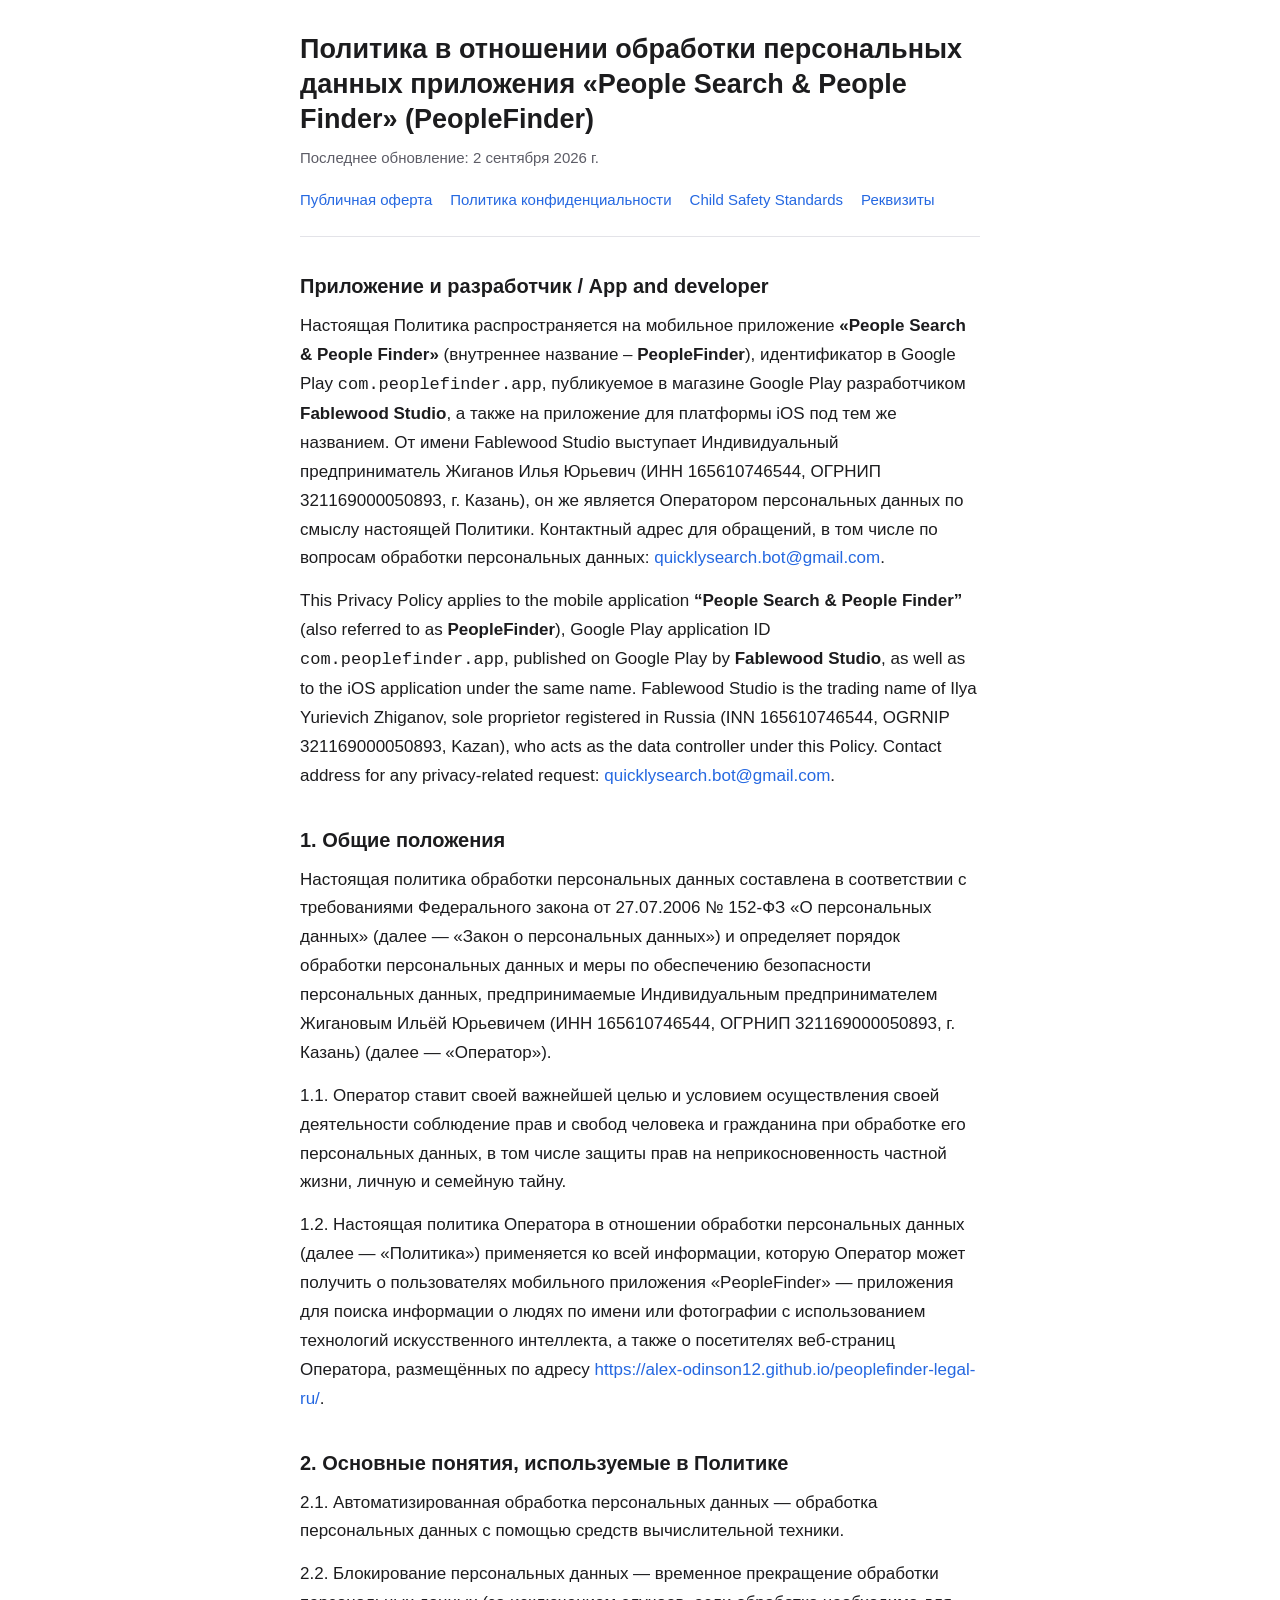
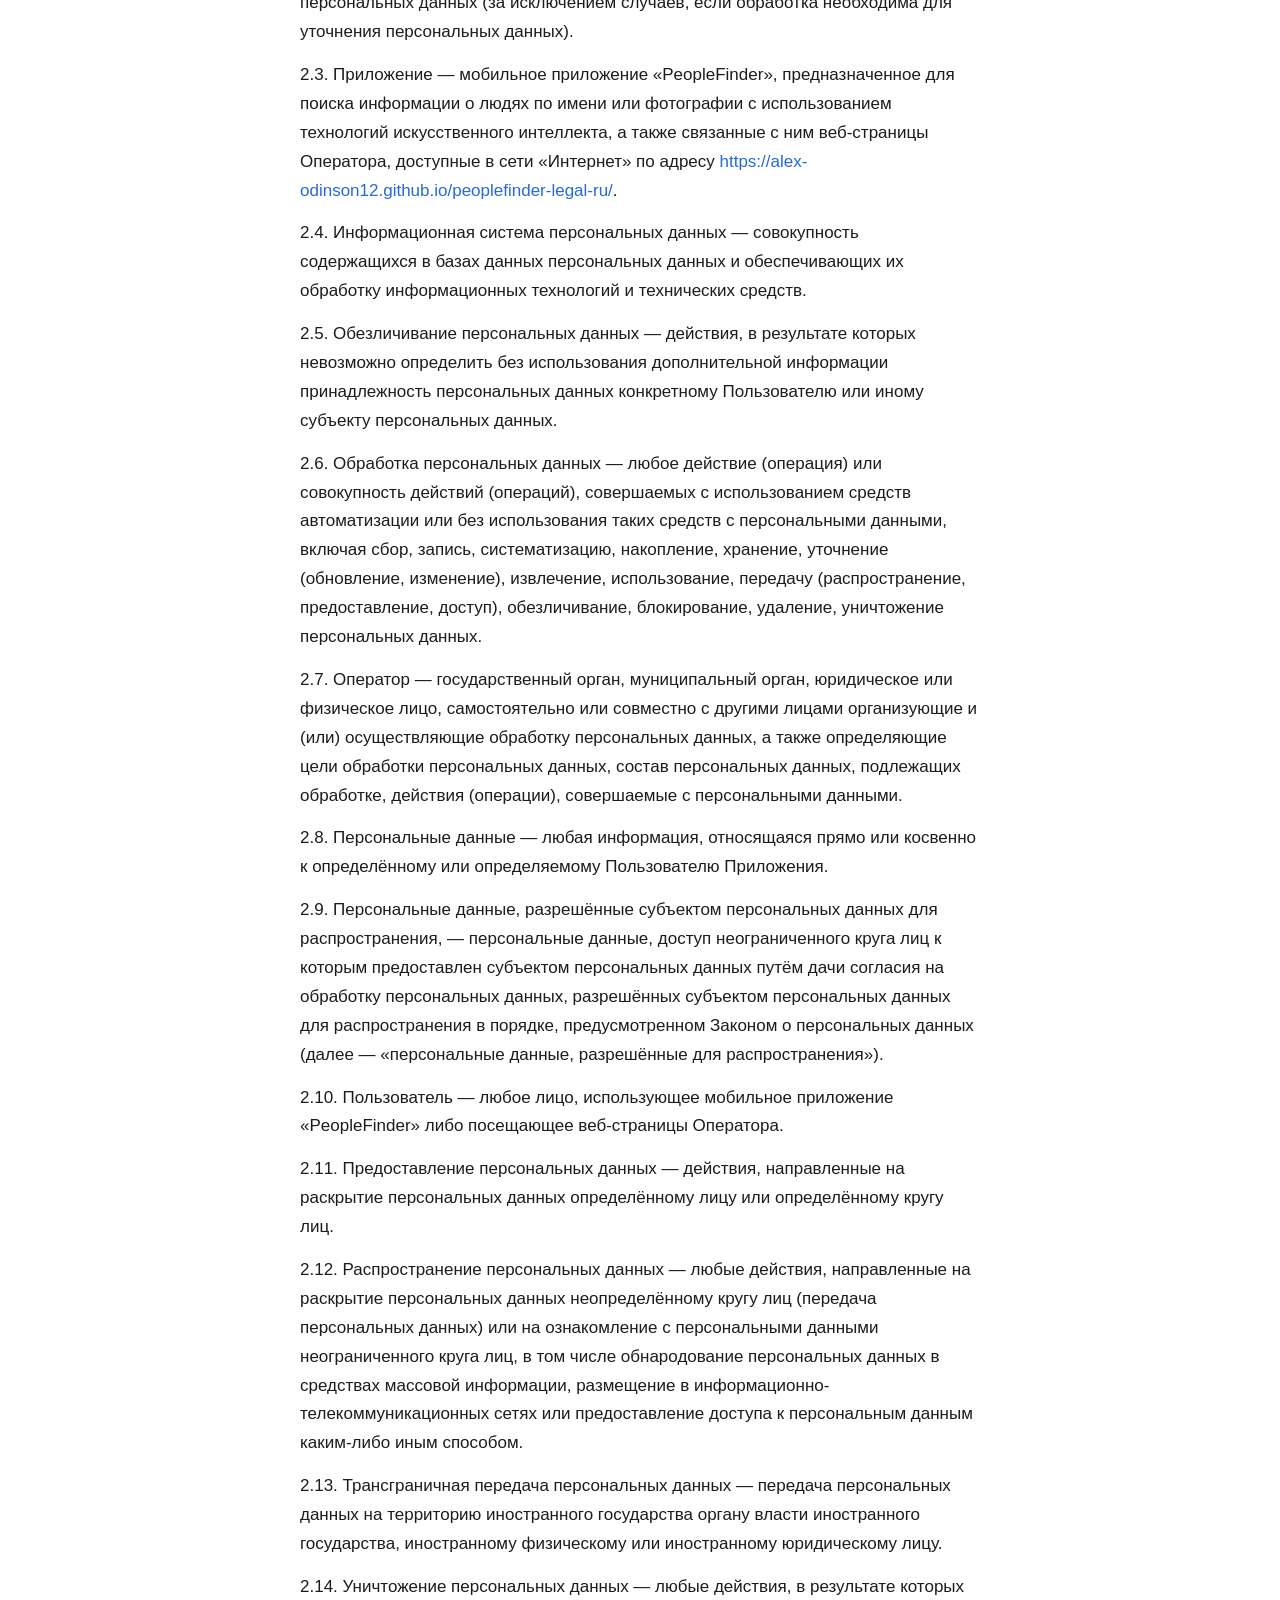
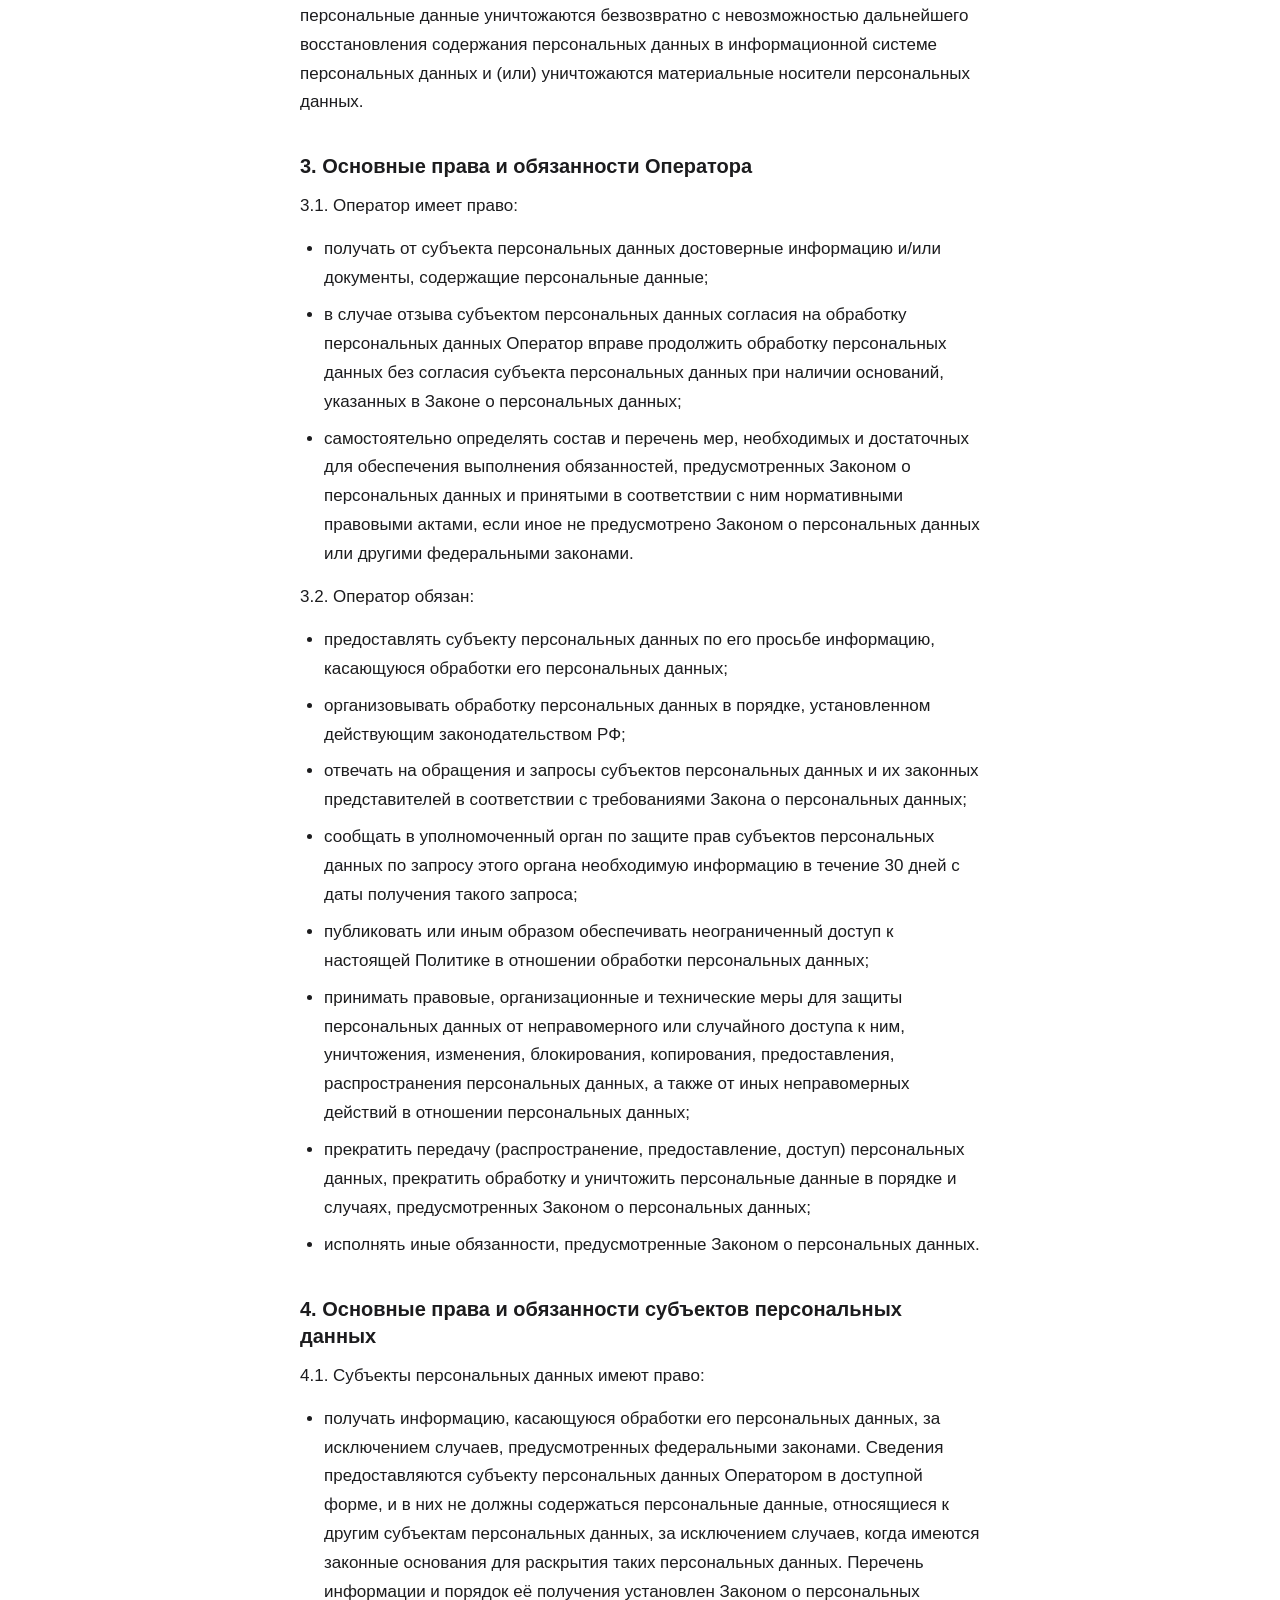
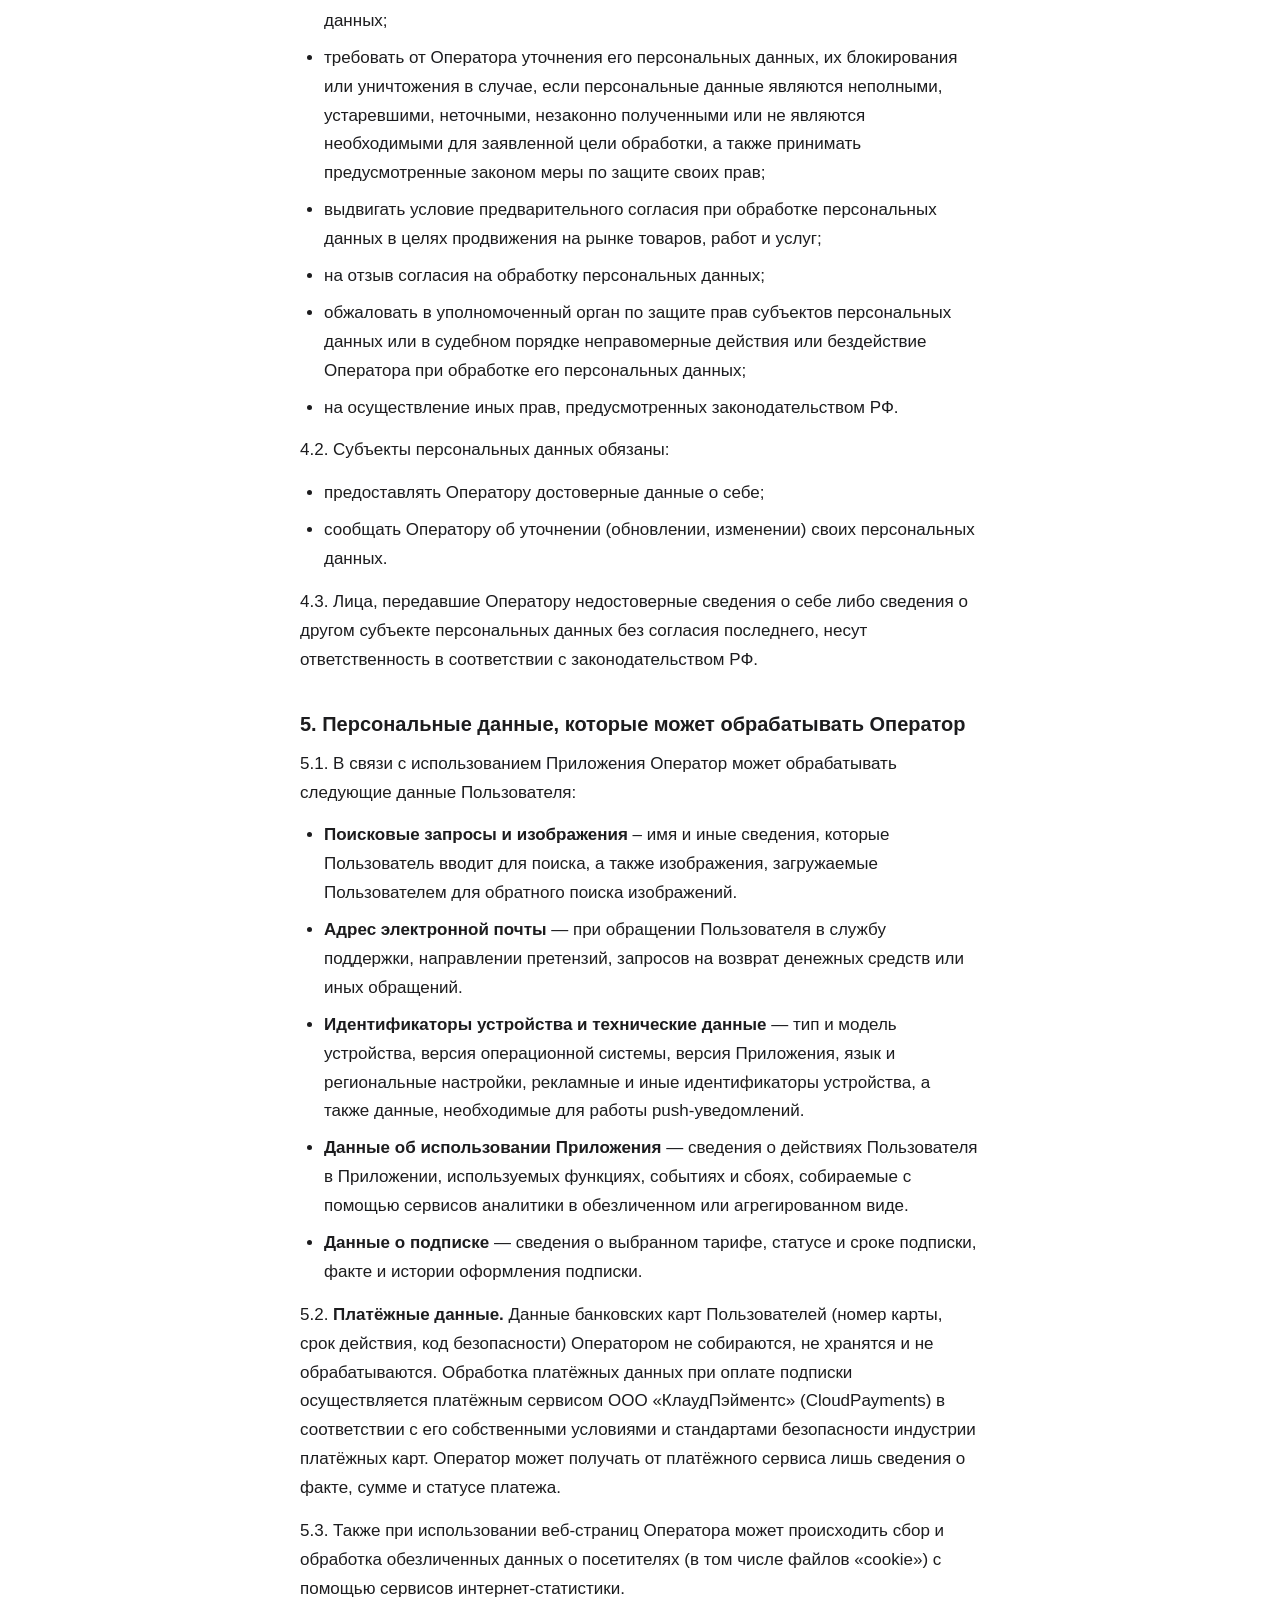
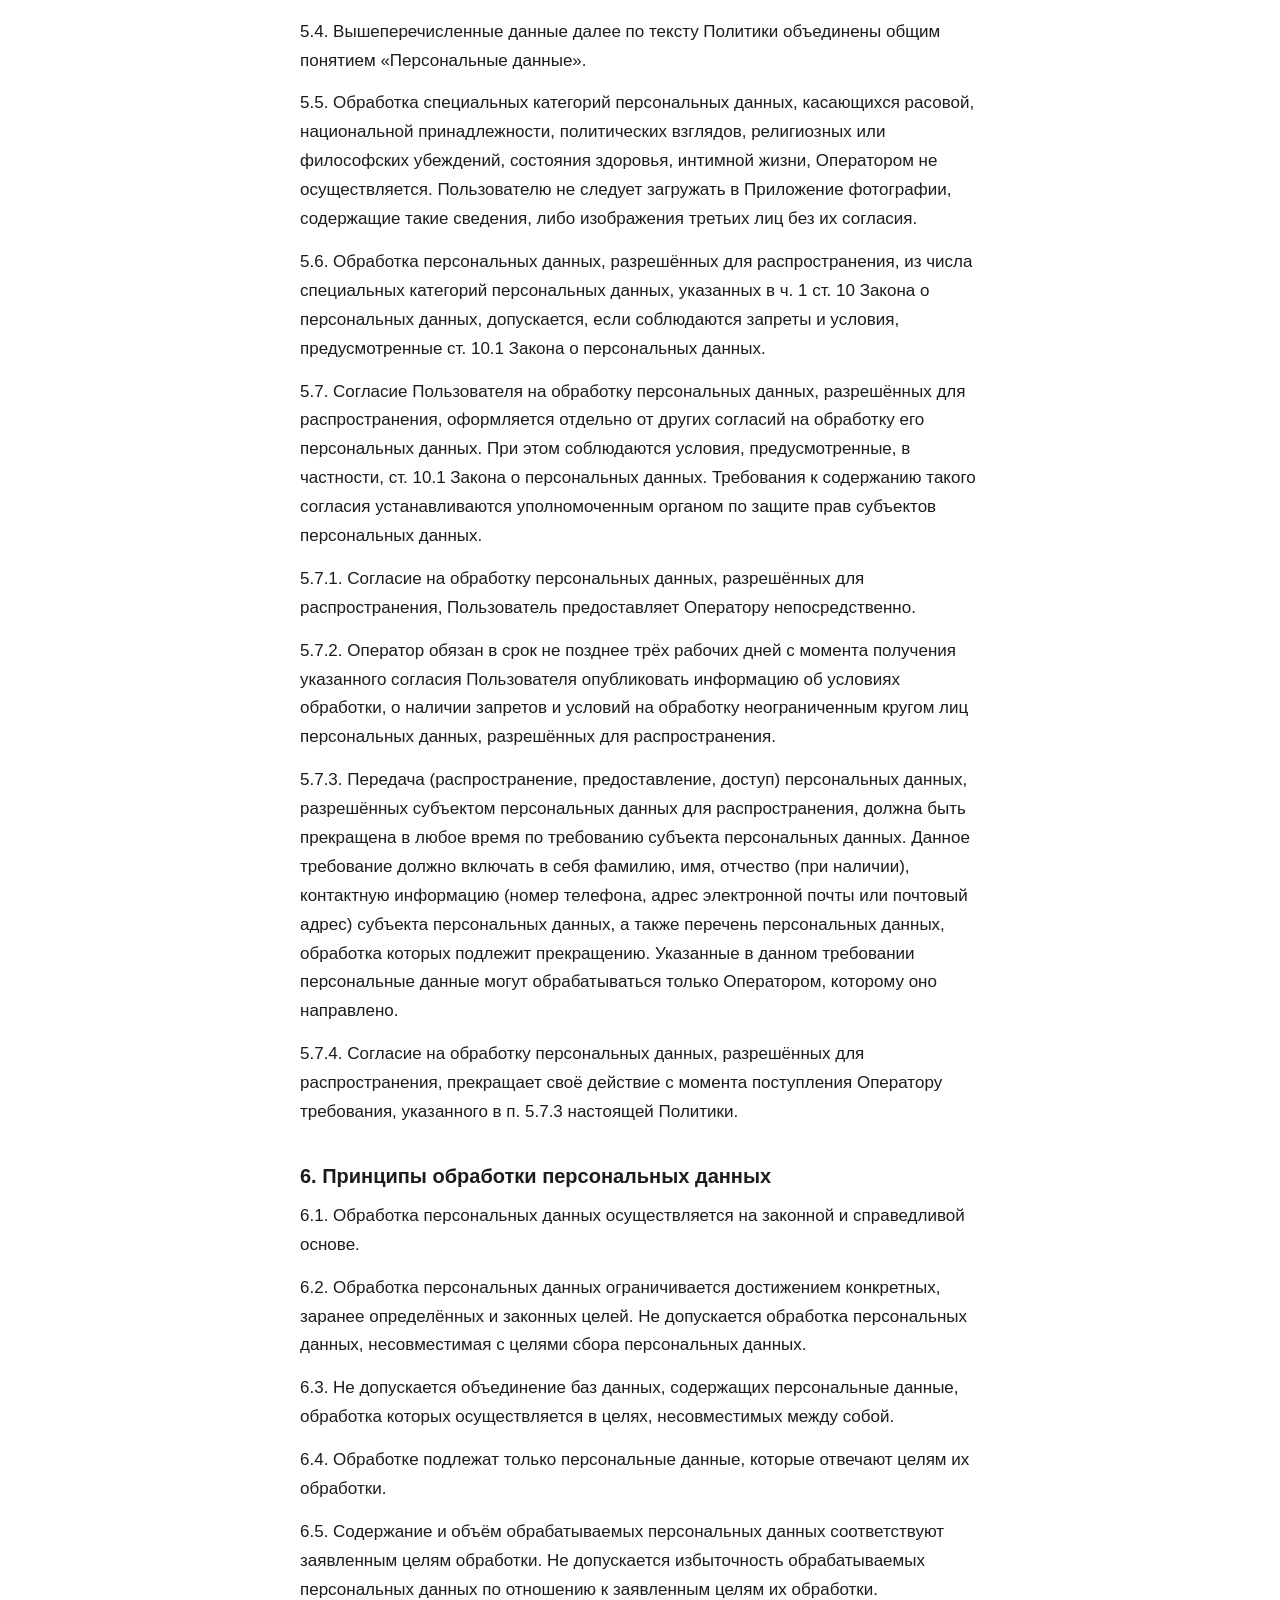
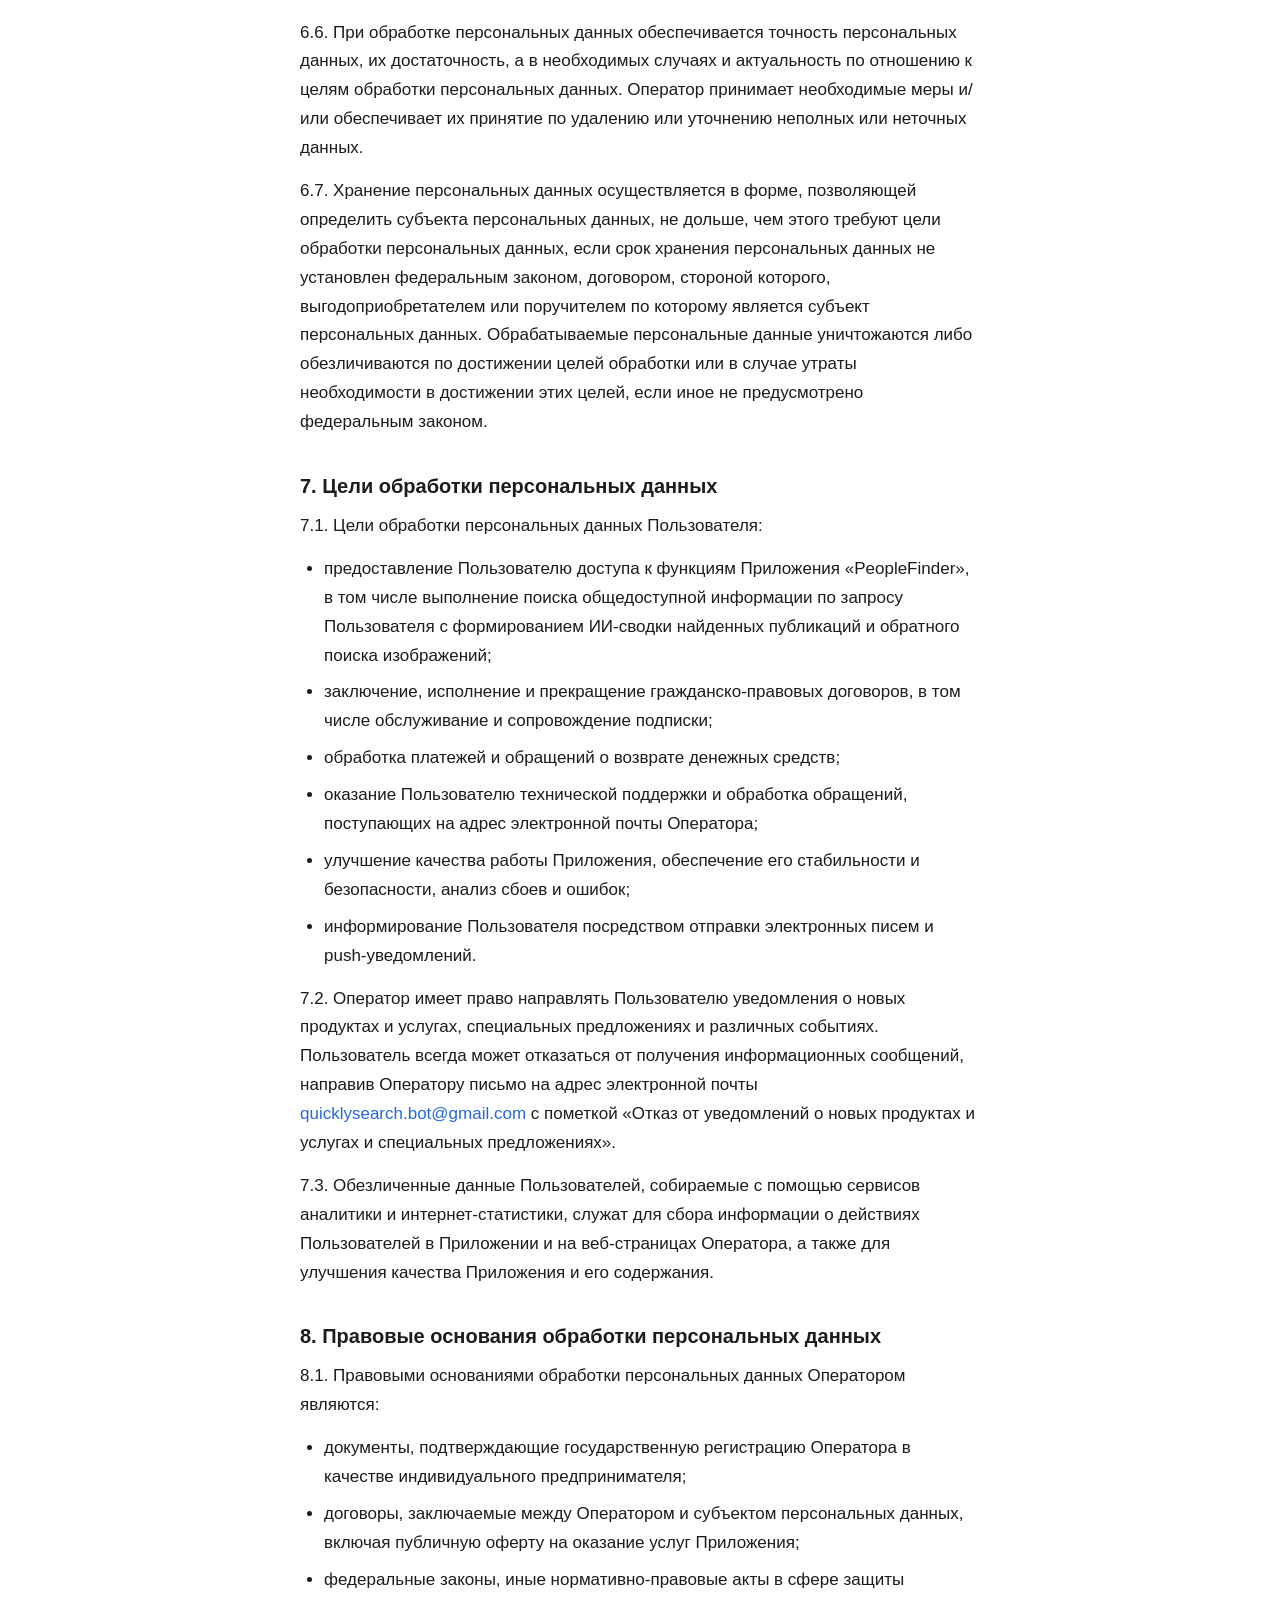
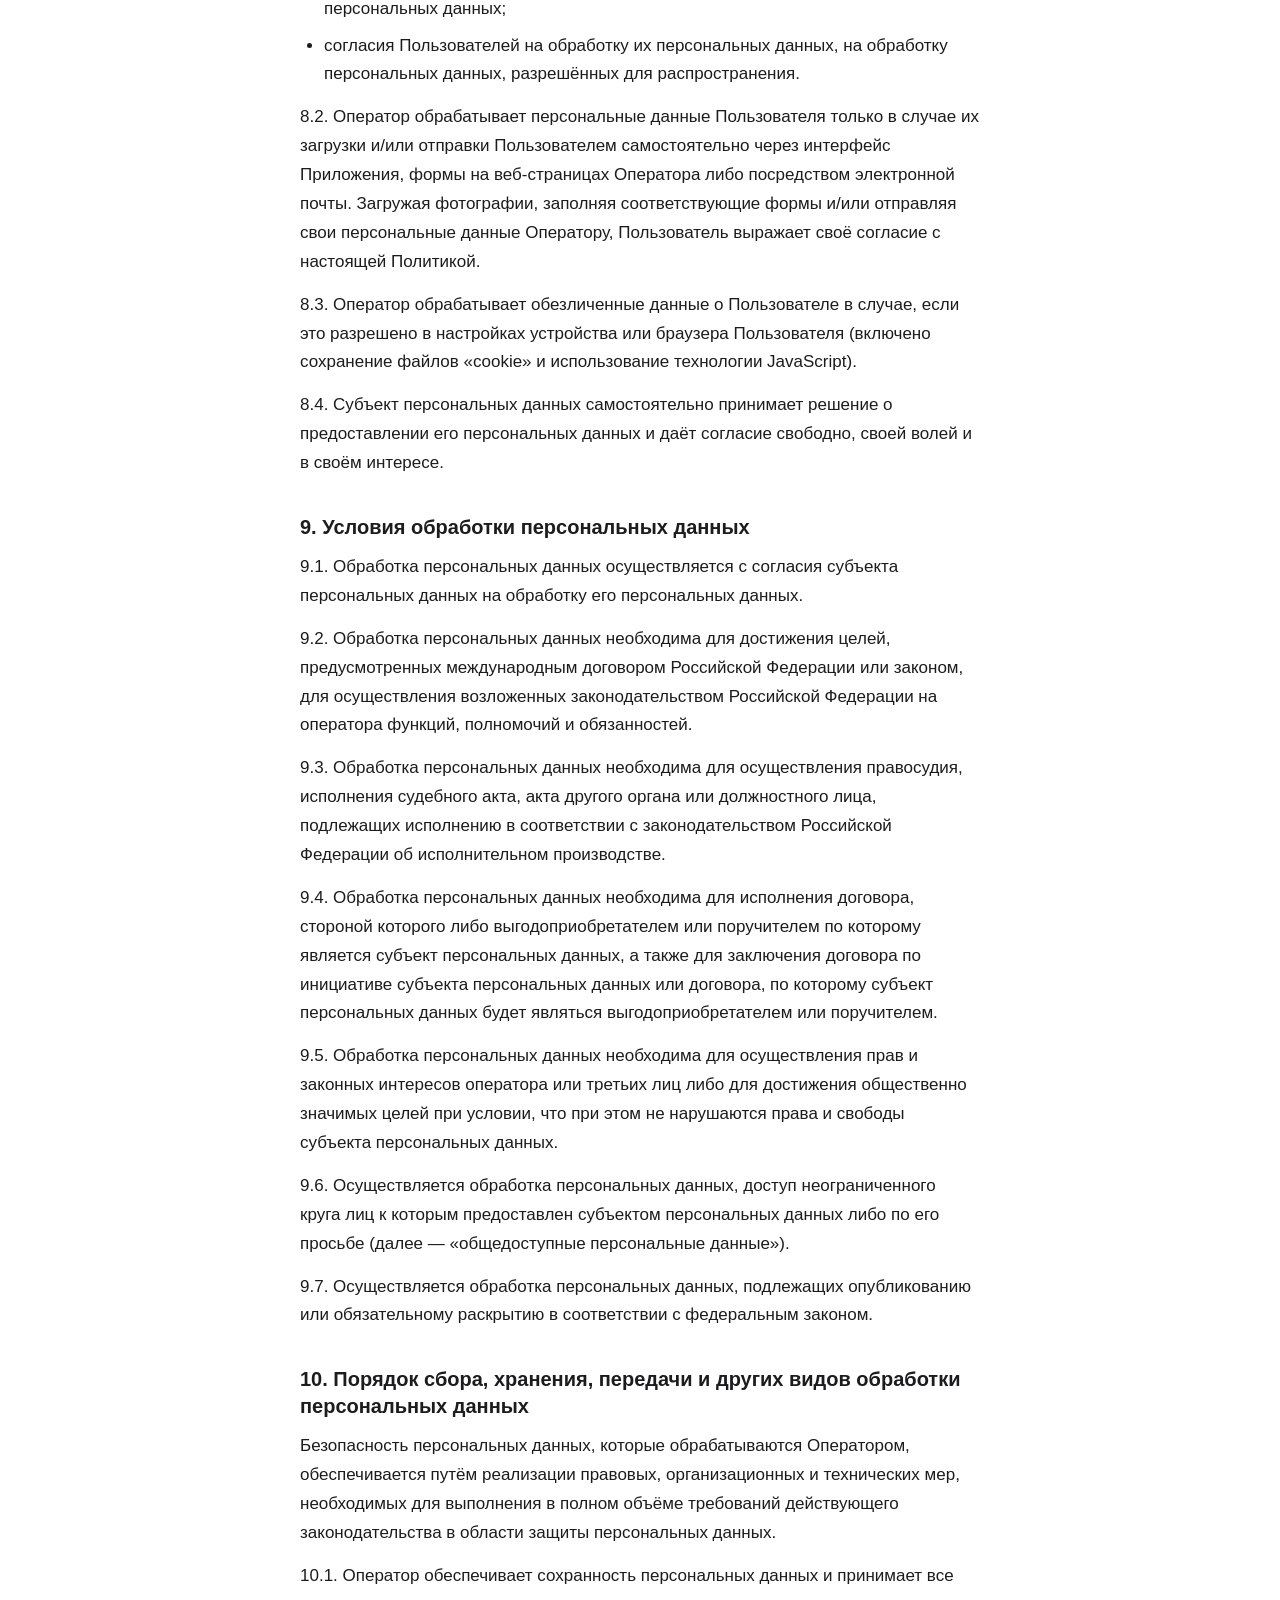
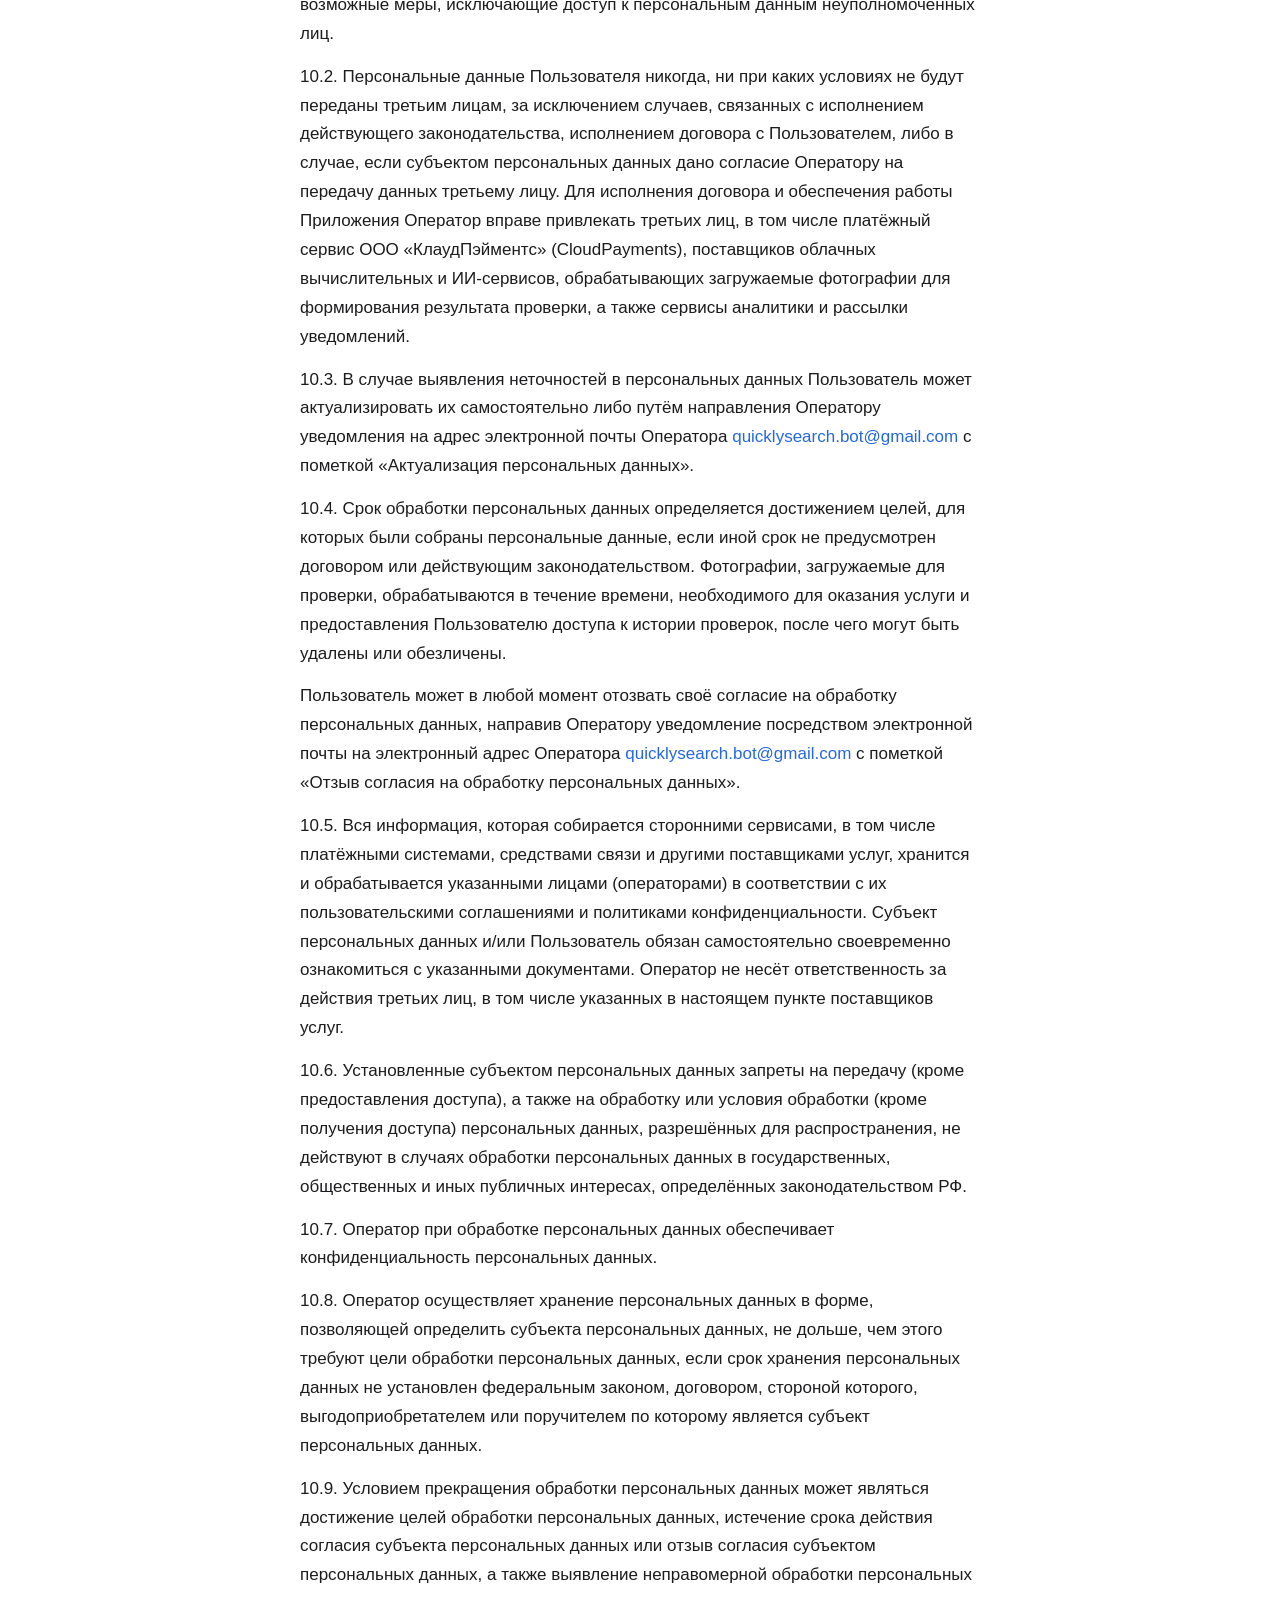
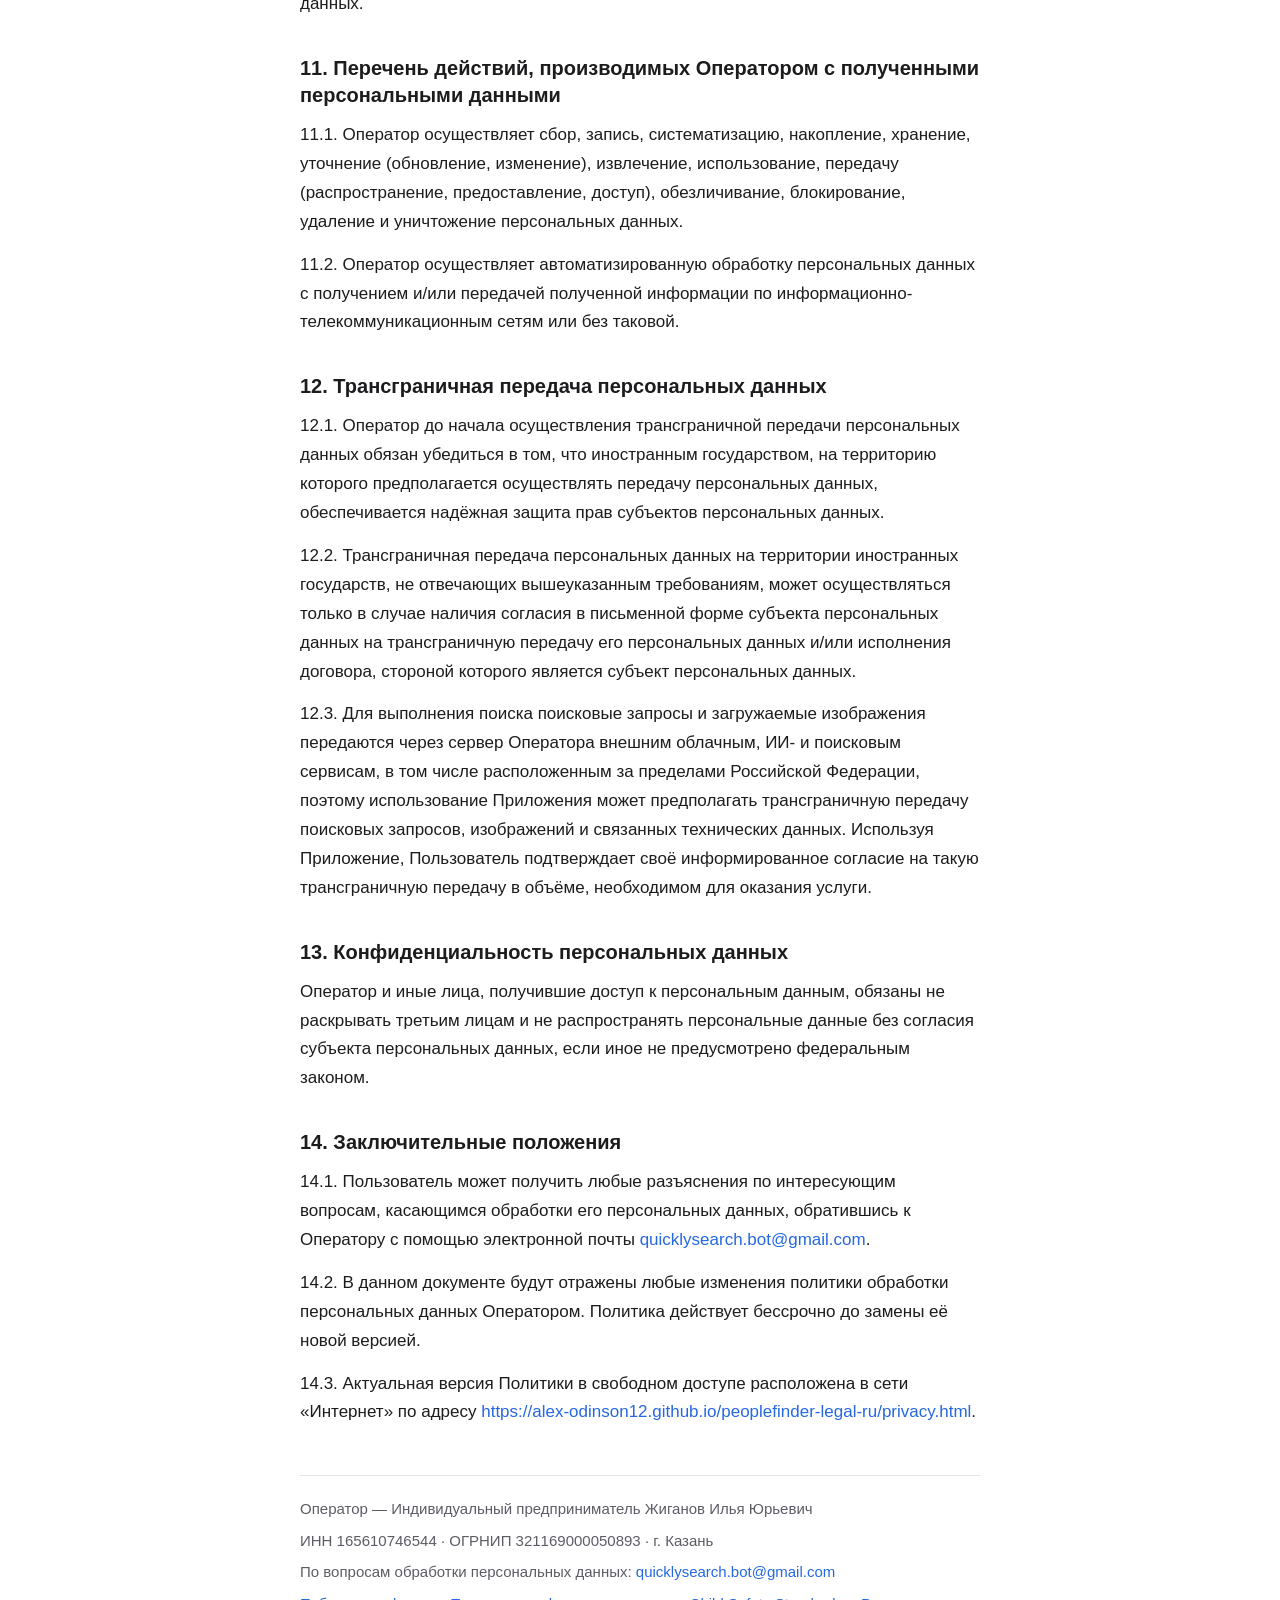
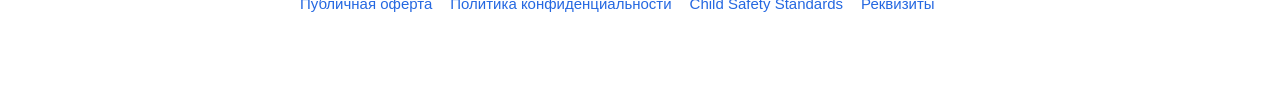
<file: privacy.html>
<!DOCTYPE html>
<html lang="ru">
<head>
  <meta charset="UTF-8">
  <meta name="robots" content="noindex, nofollow">
  <meta name="googlebot" content="noindex, nofollow">
  <meta name="yandex" content="noindex, nofollow">
  <meta name="viewport" content="width=device-width, initial-scale=1">
  <title>Политика конфиденциальности — PeopleFinder</title>
  <link rel="stylesheet" href="style.css">
</head>
<body>
<div class="wrap">

  <header class="doc-header">
    <h1>Политика в отношении обработки персональных данных приложения «People Search &amp; People Finder» (PeopleFinder)</h1>
    <p class="updated">Последнее обновление: 2 сентября 2026 г.</p>
    <nav class="doc-nav">
      <a href="offer.html">Публичная оферта</a>
      <a href="privacy.html">Политика конфиденциальности</a>
      <a href="child-safety.html">Child Safety Standards</a>
      <a href="requisites.html">Реквизиты</a>
    </nav>
  </header>

  <h2>Приложение и разработчик / App and developer</h2>
  <p>Настоящая Политика распространяется на мобильное приложение <strong>«People Search &amp; People Finder»</strong>
    (внутреннее название – <strong>PeopleFinder</strong>), идентификатор в Google Play
    <code>com.peoplefinder.app</code>, публикуемое в магазине Google Play разработчиком
    <strong>Fablewood Studio</strong>, а также на приложение для платформы iOS под тем же названием.
    От имени Fablewood Studio выступает Индивидуальный предприниматель Жиганов Илья Юрьевич
    (ИНН 165610746544, ОГРНИП 321169000050893, г. Казань), он же является Оператором персональных
    данных по смыслу настоящей Политики. Контактный адрес для обращений, в том числе по вопросам
    обработки персональных данных: <a href="mailto:quicklysearch.bot@gmail.com">quicklysearch.bot@gmail.com</a>.</p>
  <p lang="en">This Privacy Policy applies to the mobile application <strong>“People Search &amp; People Finder”</strong>
    (also referred to as <strong>PeopleFinder</strong>), Google Play application ID
    <code>com.peoplefinder.app</code>, published on Google Play by <strong>Fablewood Studio</strong>,
    as well as to the iOS application under the same name. Fablewood Studio is the trading name of
    Ilya Yurievich Zhiganov, sole proprietor registered in Russia (INN 165610746544,
    OGRNIP 321169000050893, Kazan), who acts as the data controller under this Policy. Contact
    address for any privacy-related request:
    <a href="mailto:quicklysearch.bot@gmail.com">quicklysearch.bot@gmail.com</a>.</p>

  <h2>1. Общие положения</h2>
  <p>Настоящая политика обработки персональных данных составлена в соответствии с требованиями Федерального закона от 27.07.2006 № 152-ФЗ «О персональных данных» (далее — «Закон о персональных данных») и определяет порядок обработки персональных данных и меры по обеспечению безопасности персональных данных, предпринимаемые Индивидуальным предпринимателем Жигановым Ильёй Юрьевичем (ИНН 165610746544, ОГРНИП 321169000050893, г. Казань) (далее — «Оператор»).</p>
  <p>1.1. Оператор ставит своей важнейшей целью и условием осуществления своей деятельности соблюдение прав и свобод человека и гражданина при обработке его персональных данных, в том числе защиты прав на неприкосновенность частной жизни, личную и семейную тайну.</p>
  <p>1.2. Настоящая политика Оператора в отношении обработки персональных данных (далее — «Политика») применяется ко всей информации, которую Оператор может получить о пользователях мобильного приложения «PeopleFinder» — приложения для поиска информации о людях по имени или фотографии с использованием технологий искусственного интеллекта, а также о посетителях веб-страниц Оператора, размещённых по адресу <a href="https://alex-odinson12.github.io/peoplefinder-legal-ru/">https://alex-odinson12.github.io/peoplefinder-legal-ru/</a>.</p>

  <h2>2. Основные понятия, используемые в Политике</h2>
  <p>2.1. Автоматизированная обработка персональных данных — обработка персональных данных с помощью средств вычислительной техники.</p>
  <p>2.2. Блокирование персональных данных — временное прекращение обработки персональных данных (за исключением случаев, если обработка необходима для уточнения персональных данных).</p>
  <p>2.3. Приложение — мобильное приложение «PeopleFinder», предназначенное для поиска информации о людях по имени или фотографии с использованием технологий искусственного интеллекта, а также связанные с ним веб-страницы Оператора, доступные в сети «Интернет» по адресу <a href="https://alex-odinson12.github.io/peoplefinder-legal-ru/">https://alex-odinson12.github.io/peoplefinder-legal-ru/</a>.</p>
  <p>2.4. Информационная система персональных данных — совокупность содержащихся в базах данных персональных данных и обеспечивающих их обработку информационных технологий и технических средств.</p>
  <p>2.5. Обезличивание персональных данных — действия, в результате которых невозможно определить без использования дополнительной информации принадлежность персональных данных конкретному Пользователю или иному субъекту персональных данных.</p>
  <p>2.6. Обработка персональных данных — любое действие (операция) или совокупность действий (операций), совершаемых с использованием средств автоматизации или без использования таких средств с персональными данными, включая сбор, запись, систематизацию, накопление, хранение, уточнение (обновление, изменение), извлечение, использование, передачу (распространение, предоставление, доступ), обезличивание, блокирование, удаление, уничтожение персональных данных.</p>
  <p>2.7. Оператор — государственный орган, муниципальный орган, юридическое или физическое лицо, самостоятельно или совместно с другими лицами организующие и (или) осуществляющие обработку персональных данных, а также определяющие цели обработки персональных данных, состав персональных данных, подлежащих обработке, действия (операции), совершаемые с персональными данными.</p>
  <p>2.8. Персональные данные — любая информация, относящаяся прямо или косвенно к определённому или определяемому Пользователю Приложения.</p>
  <p>2.9. Персональные данные, разрешённые субъектом персональных данных для распространения, — персональные данные, доступ неограниченного круга лиц к которым предоставлен субъектом персональных данных путём дачи согласия на обработку персональных данных, разрешённых субъектом персональных данных для распространения в порядке, предусмотренном Законом о персональных данных (далее — «персональные данные, разрешённые для распространения»).</p>
  <p>2.10. Пользователь — любое лицо, использующее мобильное приложение «PeopleFinder» либо посещающее веб-страницы Оператора.</p>
  <p>2.11. Предоставление персональных данных — действия, направленные на раскрытие персональных данных определённому лицу или определённому кругу лиц.</p>
  <p>2.12. Распространение персональных данных — любые действия, направленные на раскрытие персональных данных неопределённому кругу лиц (передача персональных данных) или на ознакомление с персональными данными неограниченного круга лиц, в том числе обнародование персональных данных в средствах массовой информации, размещение в информационно-телекоммуникационных сетях или предоставление доступа к персональным данным каким-либо иным способом.</p>
  <p>2.13. Трансграничная передача персональных данных — передача персональных данных на территорию иностранного государства органу власти иностранного государства, иностранному физическому или иностранному юридическому лицу.</p>
  <p>2.14. Уничтожение персональных данных — любые действия, в результате которых персональные данные уничтожаются безвозвратно с невозможностью дальнейшего восстановления содержания персональных данных в информационной системе персональных данных и (или) уничтожаются материальные носители персональных данных.</p>

  <h2>3. Основные права и обязанности Оператора</h2>
  <p>3.1. Оператор имеет право:</p>
  <ul>
    <li>получать от субъекта персональных данных достоверные информацию и/или документы, содержащие персональные данные;</li>
    <li>в случае отзыва субъектом персональных данных согласия на обработку персональных данных Оператор вправе продолжить обработку персональных данных без согласия субъекта персональных данных при наличии оснований, указанных в Законе о персональных данных;</li>
    <li>самостоятельно определять состав и перечень мер, необходимых и достаточных для обеспечения выполнения обязанностей, предусмотренных Законом о персональных данных и принятыми в соответствии с ним нормативными правовыми актами, если иное не предусмотрено Законом о персональных данных или другими федеральными законами.</li>
  </ul>
  <p>3.2. Оператор обязан:</p>
  <ul>
    <li>предоставлять субъекту персональных данных по его просьбе информацию, касающуюся обработки его персональных данных;</li>
    <li>организовывать обработку персональных данных в порядке, установленном действующим законодательством РФ;</li>
    <li>отвечать на обращения и запросы субъектов персональных данных и их законных представителей в соответствии с требованиями Закона о персональных данных;</li>
    <li>сообщать в уполномоченный орган по защите прав субъектов персональных данных по запросу этого органа необходимую информацию в течение 30 дней с даты получения такого запроса;</li>
    <li>публиковать или иным образом обеспечивать неограниченный доступ к настоящей Политике в отношении обработки персональных данных;</li>
    <li>принимать правовые, организационные и технические меры для защиты персональных данных от неправомерного или случайного доступа к ним, уничтожения, изменения, блокирования, копирования, предоставления, распространения персональных данных, а также от иных неправомерных действий в отношении персональных данных;</li>
    <li>прекратить передачу (распространение, предоставление, доступ) персональных данных, прекратить обработку и уничтожить персональные данные в порядке и случаях, предусмотренных Законом о персональных данных;</li>
    <li>исполнять иные обязанности, предусмотренные Законом о персональных данных.</li>
  </ul>

  <h2>4. Основные права и обязанности субъектов персональных данных</h2>
  <p>4.1. Субъекты персональных данных имеют право:</p>
  <ul>
    <li>получать информацию, касающуюся обработки его персональных данных, за исключением случаев, предусмотренных федеральными законами. Сведения предоставляются субъекту персональных данных Оператором в доступной форме, и в них не должны содержаться персональные данные, относящиеся к другим субъектам персональных данных, за исключением случаев, когда имеются законные основания для раскрытия таких персональных данных. Перечень информации и порядок её получения установлен Законом о персональных данных;</li>
    <li>требовать от Оператора уточнения его персональных данных, их блокирования или уничтожения в случае, если персональные данные являются неполными, устаревшими, неточными, незаконно полученными или не являются необходимыми для заявленной цели обработки, а также принимать предусмотренные законом меры по защите своих прав;</li>
    <li>выдвигать условие предварительного согласия при обработке персональных данных в целях продвижения на рынке товаров, работ и услуг;</li>
    <li>на отзыв согласия на обработку персональных данных;</li>
    <li>обжаловать в уполномоченный орган по защите прав субъектов персональных данных или в судебном порядке неправомерные действия или бездействие Оператора при обработке его персональных данных;</li>
    <li>на осуществление иных прав, предусмотренных законодательством РФ.</li>
  </ul>
  <p>4.2. Субъекты персональных данных обязаны:</p>
  <ul>
    <li>предоставлять Оператору достоверные данные о себе;</li>
    <li>сообщать Оператору об уточнении (обновлении, изменении) своих персональных данных.</li>
  </ul>
  <p>4.3. Лица, передавшие Оператору недостоверные сведения о себе либо сведения о другом субъекте персональных данных без согласия последнего, несут ответственность в соответствии с законодательством РФ.</p>

  <h2>5. Персональные данные, которые может обрабатывать Оператор</h2>
  <p>5.1. В связи с использованием Приложения Оператор может обрабатывать следующие данные Пользователя:</p>
  <ul>
    <li><strong>Поисковые запросы и изображения</strong> – имя и иные сведения, которые Пользователь вводит для поиска, а также изображения, загружаемые Пользователем для обратного поиска изображений.</li>
    <li><strong>Адрес электронной почты</strong> — при обращении Пользователя в службу поддержки, направлении претензий, запросов на возврат денежных средств или иных обращений.</li>
    <li><strong>Идентификаторы устройства и технические данные</strong> — тип и модель устройства, версия операционной системы, версия Приложения, язык и региональные настройки, рекламные и иные идентификаторы устройства, а также данные, необходимые для работы push-уведомлений.</li>
    <li><strong>Данные об использовании Приложения</strong> — сведения о действиях Пользователя в Приложении, используемых функциях, событиях и сбоях, собираемые с помощью сервисов аналитики в обезличенном или агрегированном виде.</li>
    <li><strong>Данные о подписке</strong> — сведения о выбранном тарифе, статусе и сроке подписки, факте и истории оформления подписки.</li>
  </ul>
  <p>5.2. <strong>Платёжные данные.</strong> Данные банковских карт Пользователей (номер карты, срок действия, код безопасности) Оператором не собираются, не хранятся и не обрабатываются. Обработка платёжных данных при оплате подписки осуществляется платёжным сервисом ООО «КлаудПэйментс» (CloudPayments) в соответствии с его собственными условиями и стандартами безопасности индустрии платёжных карт. Оператор может получать от платёжного сервиса лишь сведения о факте, сумме и статусе платежа.</p>
  <p>5.3. Также при использовании веб-страниц Оператора может происходить сбор и обработка обезличенных данных о посетителях (в том числе файлов «cookie») с помощью сервисов интернет-статистики.</p>
  <p>5.4. Вышеперечисленные данные далее по тексту Политики объединены общим понятием «Персональные данные».</p>
  <p>5.5. Обработка специальных категорий персональных данных, касающихся расовой, национальной принадлежности, политических взглядов, религиозных или философских убеждений, состояния здоровья, интимной жизни, Оператором не осуществляется. Пользователю не следует загружать в Приложение фотографии, содержащие такие сведения, либо изображения третьих лиц без их согласия.</p>
  <p>5.6. Обработка персональных данных, разрешённых для распространения, из числа специальных категорий персональных данных, указанных в ч. 1 ст. 10 Закона о персональных данных, допускается, если соблюдаются запреты и условия, предусмотренные ст. 10.1 Закона о персональных данных.</p>
  <p>5.7. Согласие Пользователя на обработку персональных данных, разрешённых для распространения, оформляется отдельно от других согласий на обработку его персональных данных. При этом соблюдаются условия, предусмотренные, в частности, ст. 10.1 Закона о персональных данных. Требования к содержанию такого согласия устанавливаются уполномоченным органом по защите прав субъектов персональных данных.</p>
  <p>5.7.1. Согласие на обработку персональных данных, разрешённых для распространения, Пользователь предоставляет Оператору непосредственно.</p>
  <p>5.7.2. Оператор обязан в срок не позднее трёх рабочих дней с момента получения указанного согласия Пользователя опубликовать информацию об условиях обработки, о наличии запретов и условий на обработку неограниченным кругом лиц персональных данных, разрешённых для распространения.</p>
  <p>5.7.3. Передача (распространение, предоставление, доступ) персональных данных, разрешённых субъектом персональных данных для распространения, должна быть прекращена в любое время по требованию субъекта персональных данных. Данное требование должно включать в себя фамилию, имя, отчество (при наличии), контактную информацию (номер телефона, адрес электронной почты или почтовый адрес) субъекта персональных данных, а также перечень персональных данных, обработка которых подлежит прекращению. Указанные в данном требовании персональные данные могут обрабатываться только Оператором, которому оно направлено.</p>
  <p>5.7.4. Согласие на обработку персональных данных, разрешённых для распространения, прекращает своё действие с момента поступления Оператору требования, указанного в п. 5.7.3 настоящей Политики.</p>

  <h2>6. Принципы обработки персональных данных</h2>
  <p>6.1. Обработка персональных данных осуществляется на законной и справедливой основе.</p>
  <p>6.2. Обработка персональных данных ограничивается достижением конкретных, заранее определённых и законных целей. Не допускается обработка персональных данных, несовместимая с целями сбора персональных данных.</p>
  <p>6.3. Не допускается объединение баз данных, содержащих персональные данные, обработка которых осуществляется в целях, несовместимых между собой.</p>
  <p>6.4. Обработке подлежат только персональные данные, которые отвечают целям их обработки.</p>
  <p>6.5. Содержание и объём обрабатываемых персональных данных соответствуют заявленным целям обработки. Не допускается избыточность обрабатываемых персональных данных по отношению к заявленным целям их обработки.</p>
  <p>6.6. При обработке персональных данных обеспечивается точность персональных данных, их достаточность, а в необходимых случаях и актуальность по отношению к целям обработки персональных данных. Оператор принимает необходимые меры и/или обеспечивает их принятие по удалению или уточнению неполных или неточных данных.</p>
  <p>6.7. Хранение персональных данных осуществляется в форме, позволяющей определить субъекта персональных данных, не дольше, чем этого требуют цели обработки персональных данных, если срок хранения персональных данных не установлен федеральным законом, договором, стороной которого, выгодоприобретателем или поручителем по которому является субъект персональных данных. Обрабатываемые персональные данные уничтожаются либо обезличиваются по достижении целей обработки или в случае утраты необходимости в достижении этих целей, если иное не предусмотрено федеральным законом.</p>

  <h2>7. Цели обработки персональных данных</h2>
  <p>7.1. Цели обработки персональных данных Пользователя:</p>
  <ul>
    <li>предоставление Пользователю доступа к функциям Приложения «PeopleFinder», в том числе выполнение поиска общедоступной информации по запросу Пользователя с формированием ИИ-сводки найденных публикаций и обратного поиска изображений;</li>
    <li>заключение, исполнение и прекращение гражданско-правовых договоров, в том числе обслуживание и сопровождение подписки;</li>
    <li>обработка платежей и обращений о возврате денежных средств;</li>
    <li>оказание Пользователю технической поддержки и обработка обращений, поступающих на адрес электронной почты Оператора;</li>
    <li>улучшение качества работы Приложения, обеспечение его стабильности и безопасности, анализ сбоев и ошибок;</li>
    <li>информирование Пользователя посредством отправки электронных писем и push-уведомлений.</li>
  </ul>
  <p>7.2. Оператор имеет право направлять Пользователю уведомления о новых продуктах и услугах, специальных предложениях и различных событиях. Пользователь всегда может отказаться от получения информационных сообщений, направив Оператору письмо на адрес электронной почты <a href="mailto:quicklysearch.bot@gmail.com">quicklysearch.bot@gmail.com</a> с пометкой «Отказ от уведомлений о новых продуктах и услугах и специальных предложениях».</p>
  <p>7.3. Обезличенные данные Пользователей, собираемые с помощью сервисов аналитики и интернет-статистики, служат для сбора информации о действиях Пользователей в Приложении и на веб-страницах Оператора, а также для улучшения качества Приложения и его содержания.</p>

  <h2>8. Правовые основания обработки персональных данных</h2>
  <p>8.1. Правовыми основаниями обработки персональных данных Оператором являются:</p>
  <ul>
    <li>документы, подтверждающие государственную регистрацию Оператора в качестве индивидуального предпринимателя;</li>
    <li>договоры, заключаемые между Оператором и субъектом персональных данных, включая публичную оферту на оказание услуг Приложения;</li>
    <li>федеральные законы, иные нормативно-правовые акты в сфере защиты персональных данных;</li>
    <li>согласия Пользователей на обработку их персональных данных, на обработку персональных данных, разрешённых для распространения.</li>
  </ul>
  <p>8.2. Оператор обрабатывает персональные данные Пользователя только в случае их загрузки и/или отправки Пользователем самостоятельно через интерфейс Приложения, формы на веб-страницах Оператора либо посредством электронной почты. Загружая фотографии, заполняя соответствующие формы и/или отправляя свои персональные данные Оператору, Пользователь выражает своё согласие с настоящей Политикой.</p>
  <p>8.3. Оператор обрабатывает обезличенные данные о Пользователе в случае, если это разрешено в настройках устройства или браузера Пользователя (включено сохранение файлов «cookie» и использование технологии JavaScript).</p>
  <p>8.4. Субъект персональных данных самостоятельно принимает решение о предоставлении его персональных данных и даёт согласие свободно, своей волей и в своём интересе.</p>

  <h2>9. Условия обработки персональных данных</h2>
  <p>9.1. Обработка персональных данных осуществляется с согласия субъекта персональных данных на обработку его персональных данных.</p>
  <p>9.2. Обработка персональных данных необходима для достижения целей, предусмотренных международным договором Российской Федерации или законом, для осуществления возложенных законодательством Российской Федерации на оператора функций, полномочий и обязанностей.</p>
  <p>9.3. Обработка персональных данных необходима для осуществления правосудия, исполнения судебного акта, акта другого органа или должностного лица, подлежащих исполнению в соответствии с законодательством Российской Федерации об исполнительном производстве.</p>
  <p>9.4. Обработка персональных данных необходима для исполнения договора, стороной которого либо выгодоприобретателем или поручителем по которому является субъект персональных данных, а также для заключения договора по инициативе субъекта персональных данных или договора, по которому субъект персональных данных будет являться выгодоприобретателем или поручителем.</p>
  <p>9.5. Обработка персональных данных необходима для осуществления прав и законных интересов оператора или третьих лиц либо для достижения общественно значимых целей при условии, что при этом не нарушаются права и свободы субъекта персональных данных.</p>
  <p>9.6. Осуществляется обработка персональных данных, доступ неограниченного круга лиц к которым предоставлен субъектом персональных данных либо по его просьбе (далее — «общедоступные персональные данные»).</p>
  <p>9.7. Осуществляется обработка персональных данных, подлежащих опубликованию или обязательному раскрытию в соответствии с федеральным законом.</p>

  <h2>10. Порядок сбора, хранения, передачи и других видов обработки персональных данных</h2>
  <p>Безопасность персональных данных, которые обрабатываются Оператором, обеспечивается путём реализации правовых, организационных и технических мер, необходимых для выполнения в полном объёме требований действующего законодательства в области защиты персональных данных.</p>
  <p>10.1. Оператор обеспечивает сохранность персональных данных и принимает все возможные меры, исключающие доступ к персональным данным неуполномоченных лиц.</p>
  <p>10.2. Персональные данные Пользователя никогда, ни при каких условиях не будут переданы третьим лицам, за исключением случаев, связанных с исполнением действующего законодательства, исполнением договора с Пользователем, либо в случае, если субъектом персональных данных дано согласие Оператору на передачу данных третьему лицу. Для исполнения договора и обеспечения работы Приложения Оператор вправе привлекать третьих лиц, в том числе платёжный сервис ООО «КлаудПэйментс» (CloudPayments), поставщиков облачных вычислительных и ИИ-сервисов, обрабатывающих загружаемые фотографии для формирования результата проверки, а также сервисы аналитики и рассылки уведомлений.</p>
  <p>10.3. В случае выявления неточностей в персональных данных Пользователь может актуализировать их самостоятельно либо путём направления Оператору уведомления на адрес электронной почты Оператора <a href="mailto:quicklysearch.bot@gmail.com">quicklysearch.bot@gmail.com</a> с пометкой «Актуализация персональных данных».</p>
  <p>10.4. Срок обработки персональных данных определяется достижением целей, для которых были собраны персональные данные, если иной срок не предусмотрен договором или действующим законодательством. Фотографии, загружаемые для проверки, обрабатываются в течение времени, необходимого для оказания услуги и предоставления Пользователю доступа к истории проверок, после чего могут быть удалены или обезличены.</p>
  <p>Пользователь может в любой момент отозвать своё согласие на обработку персональных данных, направив Оператору уведомление посредством электронной почты на электронный адрес Оператора <a href="mailto:quicklysearch.bot@gmail.com">quicklysearch.bot@gmail.com</a> с пометкой «Отзыв согласия на обработку персональных данных».</p>
  <p>10.5. Вся информация, которая собирается сторонними сервисами, в том числе платёжными системами, средствами связи и другими поставщиками услуг, хранится и обрабатывается указанными лицами (операторами) в соответствии с их пользовательскими соглашениями и политиками конфиденциальности. Субъект персональных данных и/или Пользователь обязан самостоятельно своевременно ознакомиться с указанными документами. Оператор не несёт ответственность за действия третьих лиц, в том числе указанных в настоящем пункте поставщиков услуг.</p>
  <p>10.6. Установленные субъектом персональных данных запреты на передачу (кроме предоставления доступа), а также на обработку или условия обработки (кроме получения доступа) персональных данных, разрешённых для распространения, не действуют в случаях обработки персональных данных в государственных, общественных и иных публичных интересах, определённых законодательством РФ.</p>
  <p>10.7. Оператор при обработке персональных данных обеспечивает конфиденциальность персональных данных.</p>
  <p>10.8. Оператор осуществляет хранение персональных данных в форме, позволяющей определить субъекта персональных данных, не дольше, чем этого требуют цели обработки персональных данных, если срок хранения персональных данных не установлен федеральным законом, договором, стороной которого, выгодоприобретателем или поручителем по которому является субъект персональных данных.</p>
  <p>10.9. Условием прекращения обработки персональных данных может являться достижение целей обработки персональных данных, истечение срока действия согласия субъекта персональных данных или отзыв согласия субъектом персональных данных, а также выявление неправомерной обработки персональных данных.</p>

  <h2>11. Перечень действий, производимых Оператором с полученными персональными данными</h2>
  <p>11.1. Оператор осуществляет сбор, запись, систематизацию, накопление, хранение, уточнение (обновление, изменение), извлечение, использование, передачу (распространение, предоставление, доступ), обезличивание, блокирование, удаление и уничтожение персональных данных.</p>
  <p>11.2. Оператор осуществляет автоматизированную обработку персональных данных с получением и/или передачей полученной информации по информационно-телекоммуникационным сетям или без таковой.</p>

  <h2>12. Трансграничная передача персональных данных</h2>
  <p>12.1. Оператор до начала осуществления трансграничной передачи персональных данных обязан убедиться в том, что иностранным государством, на территорию которого предполагается осуществлять передачу персональных данных, обеспечивается надёжная защита прав субъектов персональных данных.</p>
  <p>12.2. Трансграничная передача персональных данных на территории иностранных государств, не отвечающих вышеуказанным требованиям, может осуществляться только в случае наличия согласия в письменной форме субъекта персональных данных на трансграничную передачу его персональных данных и/или исполнения договора, стороной которого является субъект персональных данных.</p>
  <p>12.3. Для выполнения поиска поисковые запросы и загружаемые изображения передаются через сервер Оператора внешним облачным, ИИ- и поисковым сервисам, в том числе расположенным за пределами Российской Федерации, поэтому использование Приложения может предполагать трансграничную передачу поисковых запросов, изображений и связанных технических данных. Используя Приложение, Пользователь подтверждает своё информированное согласие на такую трансграничную передачу в объёме, необходимом для оказания услуги.</p>

  <h2>13. Конфиденциальность персональных данных</h2>
  <p>Оператор и иные лица, получившие доступ к персональным данным, обязаны не раскрывать третьим лицам и не распространять персональные данные без согласия субъекта персональных данных, если иное не предусмотрено федеральным законом.</p>

  <h2>14. Заключительные положения</h2>
  <p>14.1. Пользователь может получить любые разъяснения по интересующим вопросам, касающимся обработки его персональных данных, обратившись к Оператору с помощью электронной почты <a href="mailto:quicklysearch.bot@gmail.com">quicklysearch.bot@gmail.com</a>.</p>
  <p>14.2. В данном документе будут отражены любые изменения политики обработки персональных данных Оператором. Политика действует бессрочно до замены её новой версией.</p>
  <p>14.3. Актуальная версия Политики в свободном доступе расположена в сети «Интернет» по адресу <a href="https://alex-odinson12.github.io/peoplefinder-legal-ru/privacy.html">https://alex-odinson12.github.io/peoplefinder-legal-ru/privacy.html</a>.</p>

  <footer class="doc-footer">
    <p>Оператор — Индивидуальный предприниматель Жиганов Илья Юрьевич</p>
    <p>ИНН 165610746544 · ОГРНИП 321169000050893 · г. Казань</p>
    <p>По вопросам обработки персональных данных: <a href="mailto:quicklysearch.bot@gmail.com">quicklysearch.bot@gmail.com</a></p>
    <p class="doc-nav">
      <a href="offer.html">Публичная оферта</a>
      <a href="privacy.html">Политика конфиденциальности</a>
      <a href="child-safety.html">Child Safety Standards</a>
      <a href="requisites.html">Реквизиты</a>
    </p>
  </footer>

</div>
</body>
</html>
</file>
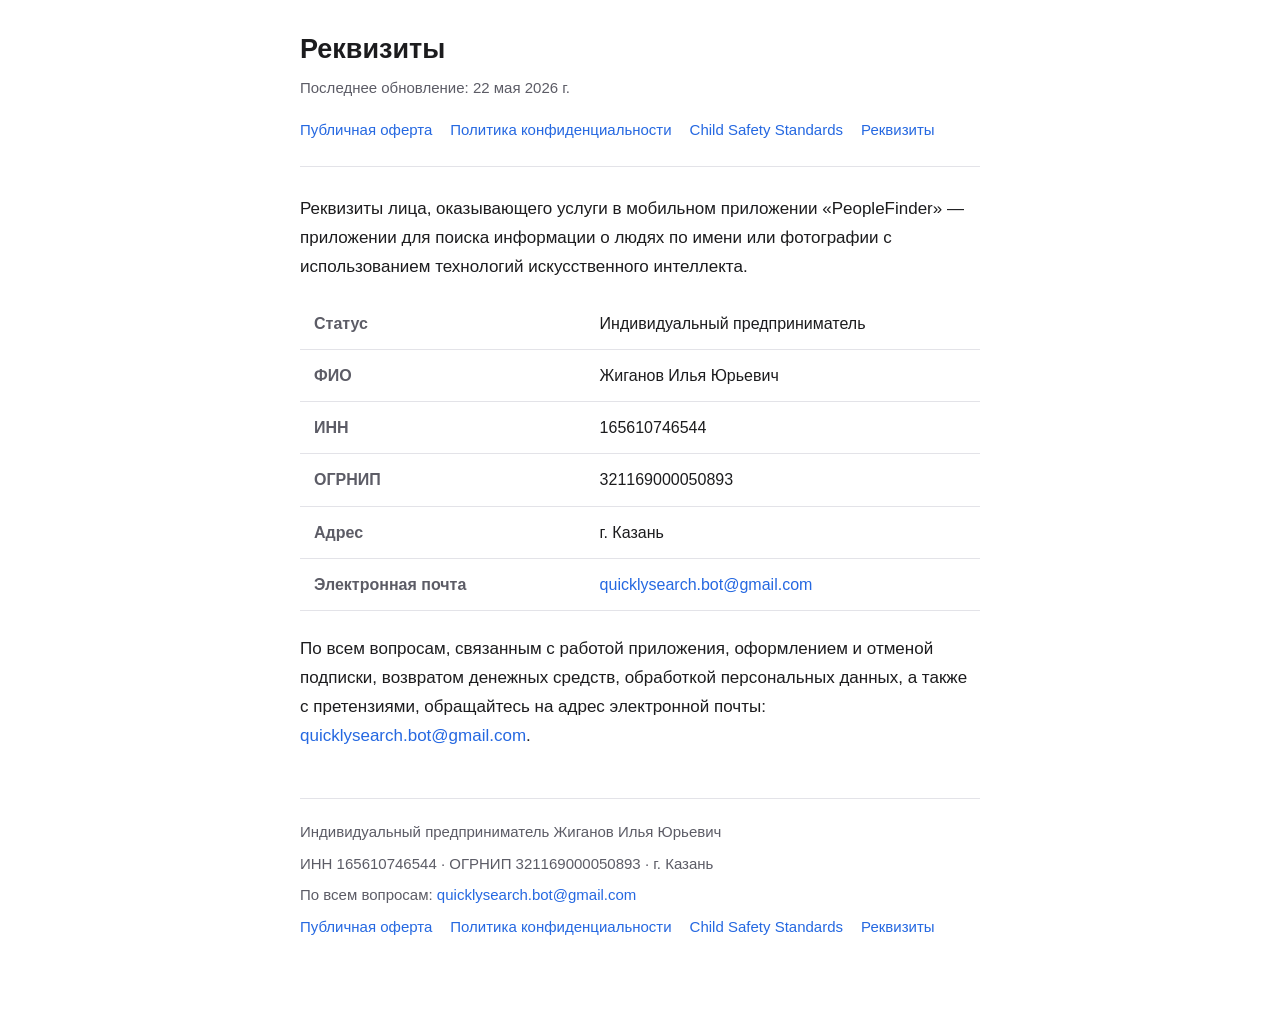
<file: requisites.html>
<!DOCTYPE html>
<html lang="ru">
<head>
  <meta charset="UTF-8">
  <meta name="robots" content="noindex, nofollow">
  <meta name="googlebot" content="noindex, nofollow">
  <meta name="yandex" content="noindex, nofollow">
  <meta name="viewport" content="width=device-width, initial-scale=1">
  <title>Реквизиты — PeopleFinder</title>
  <link rel="stylesheet" href="style.css">
</head>
<body>
<div class="wrap">

  <header class="doc-header">
    <h1>Реквизиты</h1>
    <p class="updated">Последнее обновление: 22 мая 2026 г.</p>
    <nav class="doc-nav">
      <a href="offer.html">Публичная оферта</a>
      <a href="privacy.html">Политика конфиденциальности</a>
      <a href="child-safety.html">Child Safety Standards</a>
      <a href="requisites.html">Реквизиты</a>
    </nav>
  </header>

  <p class="lead">Реквизиты лица, оказывающего услуги в мобильном приложении «PeopleFinder» — приложении для поиска информации о людях по имени или фотографии с использованием технологий искусственного интеллекта.</p>

  <table class="req-table">
    <tr><th>Статус</th><td>Индивидуальный предприниматель</td></tr>
    <tr><th>ФИО</th><td>Жиганов Илья Юрьевич</td></tr>
    <tr><th>ИНН</th><td>165610746544</td></tr>
    <tr><th>ОГРНИП</th><td>321169000050893</td></tr>
    <tr><th>Адрес</th><td>г. Казань</td></tr>
    <tr><th>Электронная почта</th><td><a href="mailto:quicklysearch.bot@gmail.com">quicklysearch.bot@gmail.com</a></td></tr>
  </table>

  <p>По всем вопросам, связанным с работой приложения, оформлением и отменой подписки, возвратом денежных средств, обработкой персональных данных, а также с претензиями, обращайтесь на адрес электронной почты: <a href="mailto:quicklysearch.bot@gmail.com">quicklysearch.bot@gmail.com</a>.</p>

  <footer class="doc-footer">
    <p>Индивидуальный предприниматель Жиганов Илья Юрьевич</p>
    <p>ИНН 165610746544 · ОГРНИП 321169000050893 · г. Казань</p>
    <p>По всем вопросам: <a href="mailto:quicklysearch.bot@gmail.com">quicklysearch.bot@gmail.com</a></p>
    <p class="doc-nav">
      <a href="offer.html">Публичная оферта</a>
      <a href="privacy.html">Политика конфиденциальности</a>
      <a href="child-safety.html">Child Safety Standards</a>
      <a href="requisites.html">Реквизиты</a>
    </p>
  </footer>

</div>
</body>
</html>
</file>
<file: style.css>
/* LegitCheck AI — legal documents stylesheet */

:root {
  --bg: #ffffff;
  --text: #1c1c1e;
  --text-muted: #5c5c66;
  --accent: #2568e1;
  --border: #e3e3e8;
  --card: #f6f7f9;
}

* {
  box-sizing: border-box;
}

html {
  -webkit-text-size-adjust: 100%;
}

body {
  margin: 0;
  padding: 0;
  background: var(--bg);
  color: var(--text);
  font-family: -apple-system, BlinkMacSystemFont, "Segoe UI", Roboto, "Helvetica Neue", Arial, sans-serif;
  font-size: 17px;
  line-height: 1.7;
  -webkit-font-smoothing: antialiased;
}

.wrap {
  max-width: 720px;
  margin: 0 auto;
  padding: 32px 20px 64px;
}

header.doc-header {
  border-bottom: 1px solid var(--border);
  padding-bottom: 20px;
  margin-bottom: 28px;
}

h1 {
  font-size: 27px;
  line-height: 1.3;
  margin: 0 0 8px;
  font-weight: 700;
}

h2 {
  font-size: 20px;
  line-height: 1.35;
  margin: 36px 0 12px;
  font-weight: 700;
}

h3 {
  font-size: 17px;
  line-height: 1.4;
  margin: 22px 0 8px;
  font-weight: 600;
}

p {
  margin: 0 0 14px;
}

ul, ol {
  margin: 0 0 14px;
  padding-left: 24px;
}

li {
  margin-bottom: 8px;
}

a {
  color: var(--accent);
  text-decoration: none;
  word-break: break-word;
}

a:hover {
  text-decoration: underline;
}

.updated {
  color: var(--text-muted);
  font-size: 15px;
  margin: 0;
}

.lead {
  font-size: 17px;
}

.note {
  background: var(--card);
  border: 1px solid var(--border);
  border-radius: 12px;
  padding: 16px 18px;
  margin: 20px 0;
}

.note strong {
  display: block;
  margin-bottom: 6px;
}

.req-table {
  width: 100%;
  border-collapse: collapse;
  margin: 16px 0 24px;
  font-size: 16px;
}

.req-table th,
.req-table td {
  text-align: left;
  padding: 12px 14px;
  border-bottom: 1px solid var(--border);
  vertical-align: top;
}

.req-table th {
  width: 42%;
  color: var(--text-muted);
  font-weight: 600;
}

.doc-footer {
  margin-top: 48px;
  padding-top: 20px;
  border-top: 1px solid var(--border);
  font-size: 15px;
  color: var(--text-muted);
}

.doc-footer p {
  margin: 0 0 6px;
}

.doc-nav {
  display: flex;
  flex-wrap: wrap;
  gap: 10px 18px;
  margin: 16px 0 4px;
  font-size: 15px;
}

/* Landing page */
.landing-hero {
  text-align: center;
  padding: 24px 0 8px;
}

.landing-hero h1 {
  font-size: 30px;
}

.landing-hero p {
  color: var(--text-muted);
  font-size: 17px;
}

.doc-list {
  list-style: none;
  padding: 0;
  margin: 28px 0 0;
}

.doc-list li {
  margin-bottom: 14px;
}

.doc-card {
  display: block;
  border: 1px solid var(--border);
  border-radius: 14px;
  padding: 18px 20px;
  background: var(--card);
  color: var(--text);
  transition: border-color 0.15s ease;
}

.doc-card:hover {
  border-color: var(--accent);
  text-decoration: none;
}

.doc-card .doc-card-title {
  font-size: 18px;
  font-weight: 700;
  margin: 0 0 4px;
  color: var(--text);
}

.doc-card .doc-card-desc {
  font-size: 15px;
  color: var(--text-muted);
  margin: 0;
}

@media (max-width: 480px) {
  body {
    font-size: 16px;
  }
  .wrap {
    padding: 24px 16px 48px;
  }
  h1 {
    font-size: 23px;
  }
  h2 {
    font-size: 18px;
  }
  .req-table th {
    width: 38%;
  }
}
</file>
